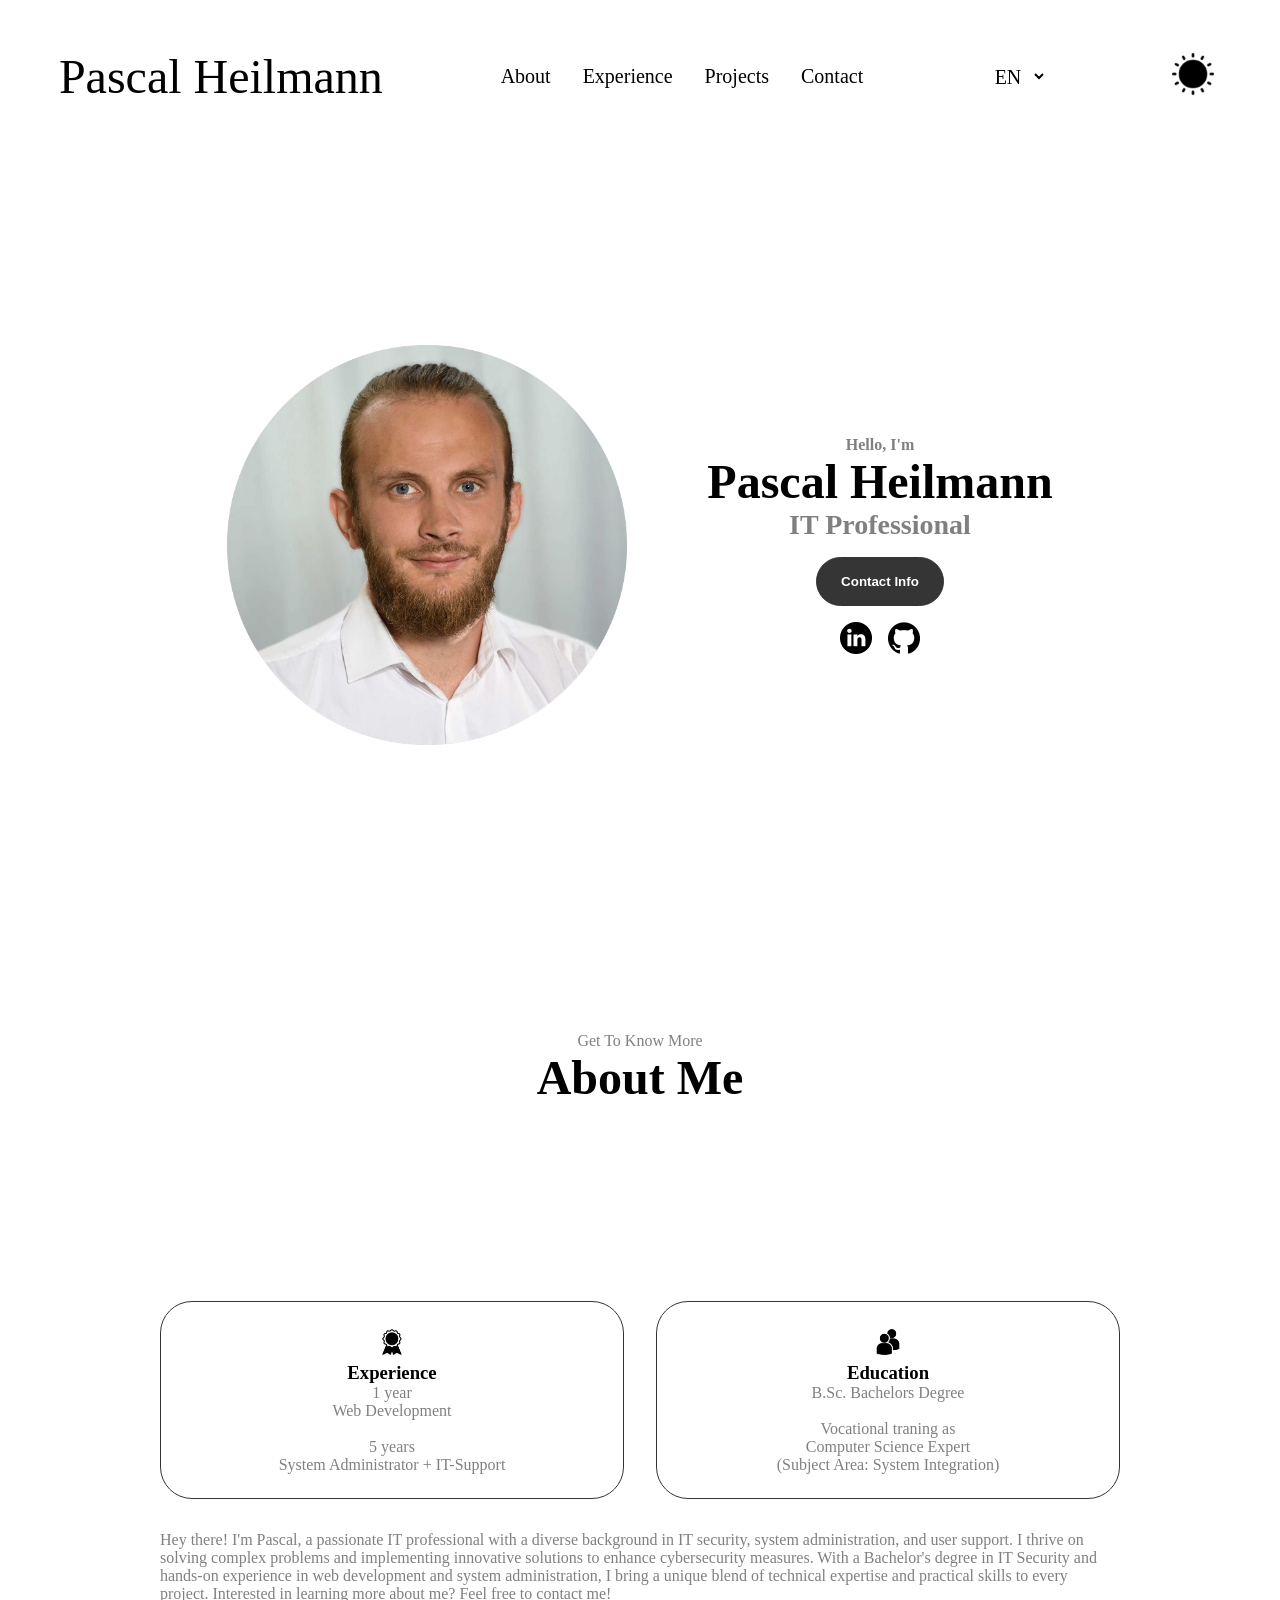
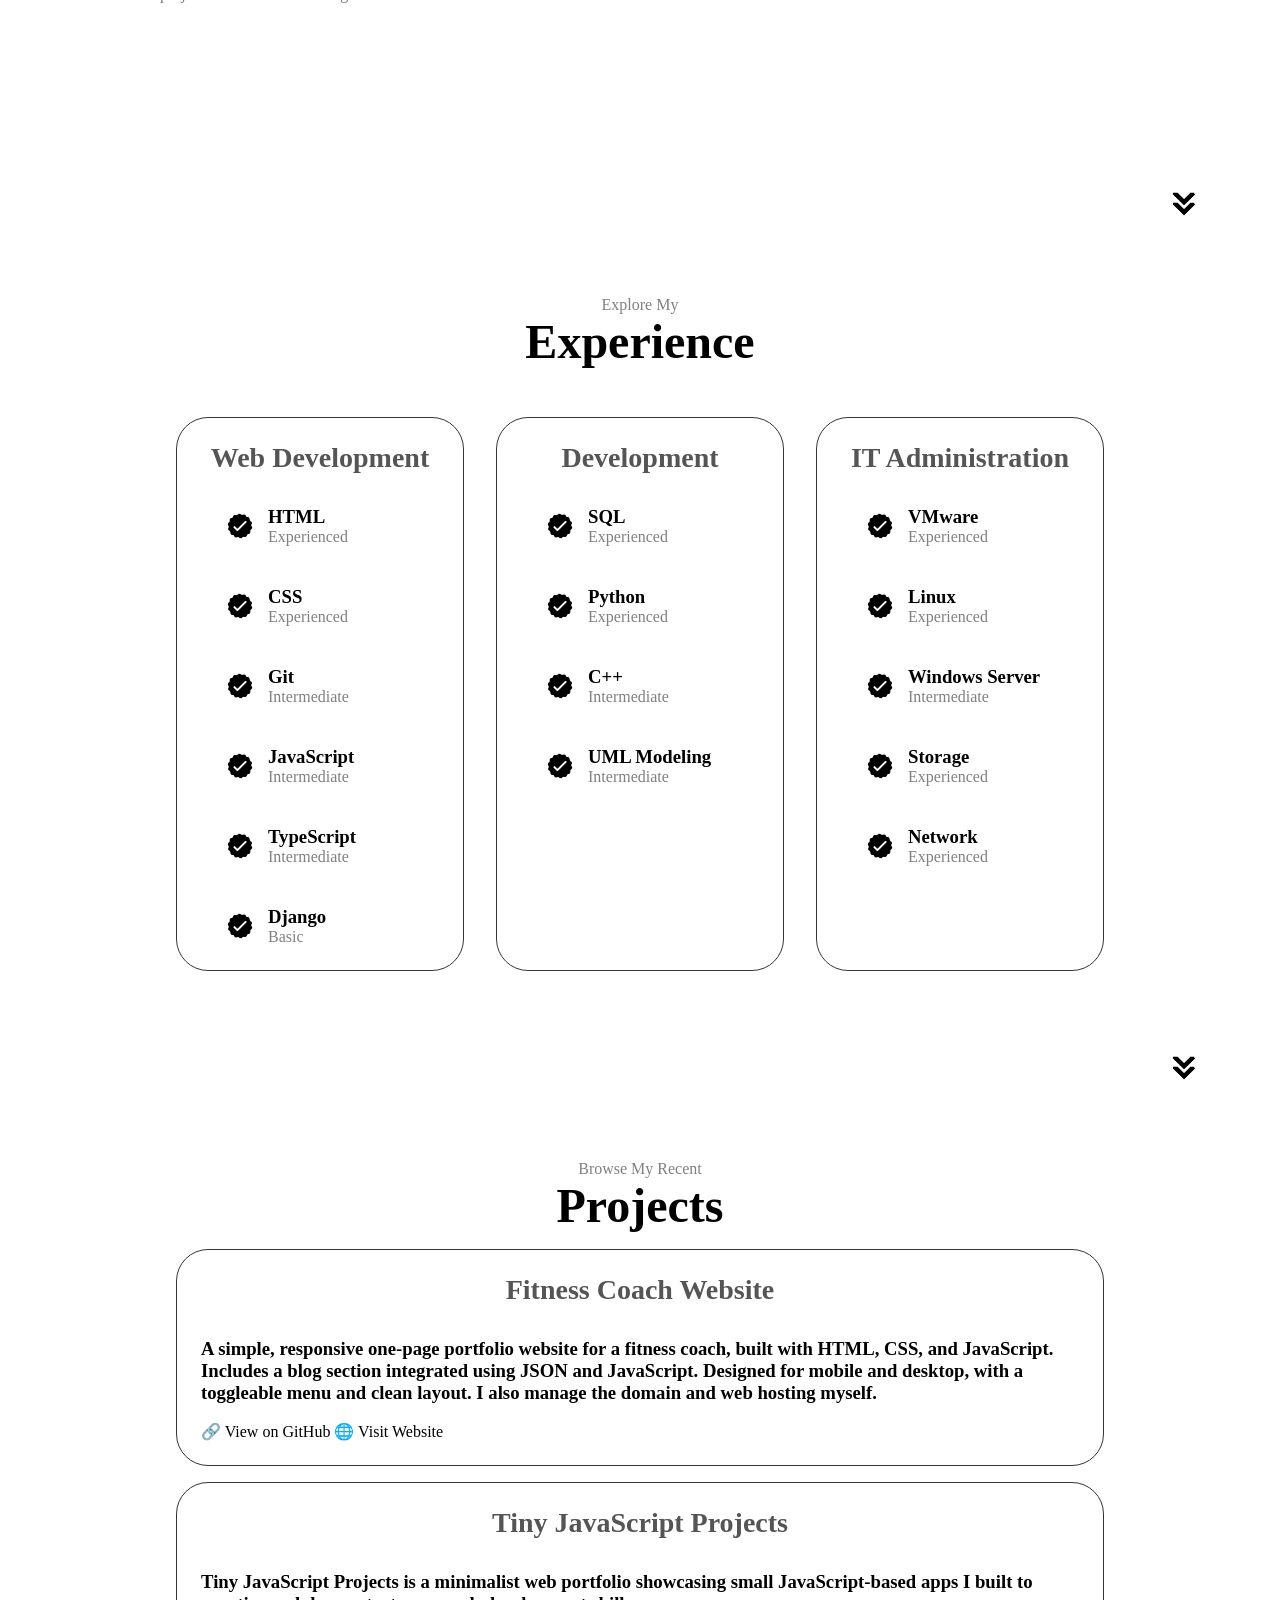
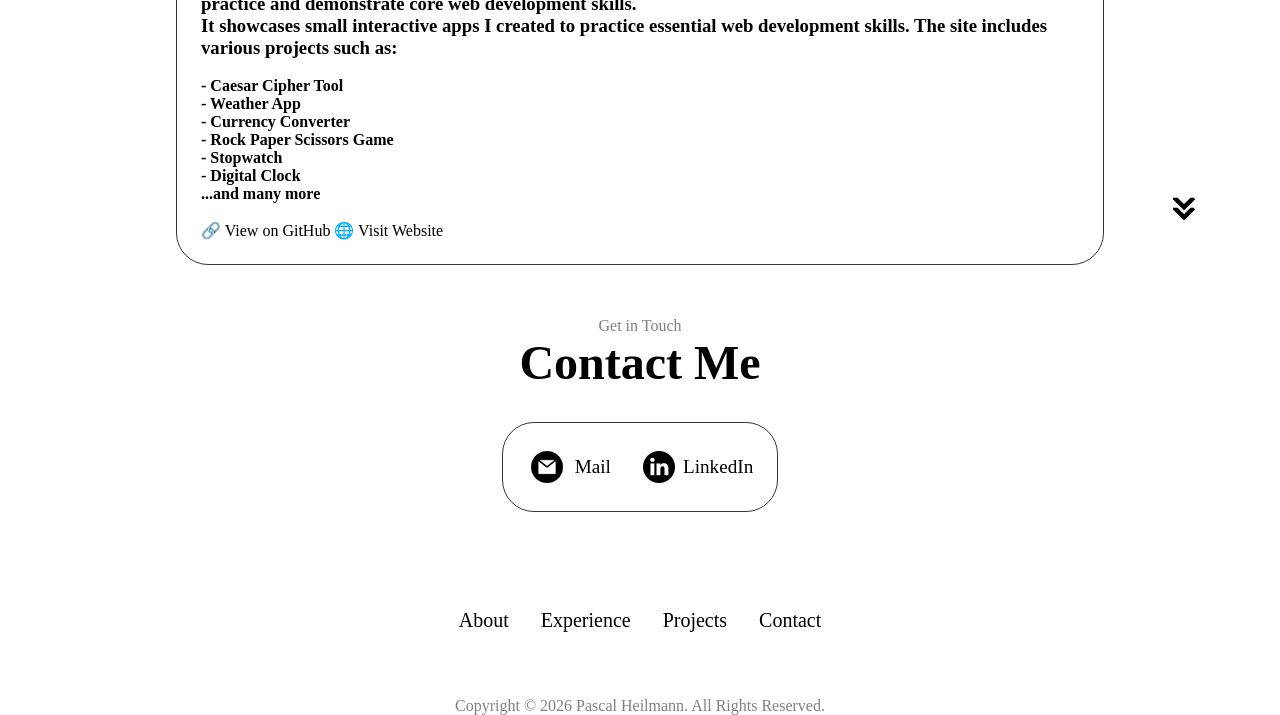
<file: index.html>
<!DOCTYPE html>
<html lang="en">
  <head>
    <meta charset="UTF-8" />
    <meta http-equiv="X-UA-Compatible" content="IE=edge" />
    <meta name="viewport" content="width=device-width, initial-scale=1.0" />
    <link rel="alternate" hreflang="de" href="https://pascalheilmann.io/de/index.html" />
    <link rel="alternate" hreflang="en" href="https://pascalheilmann.io/" />
    <link rel="alternate" hreflang="es" href="https://pascalheilmann.io/es/index.html" />
    <link rel="alternate" hreflang="x-default" href="https://pascalheilmann.io/" />
    <title>Pascal's Website</title>
    <link rel="stylesheet" href="style.css" />
    <script src="script.js" defer></script>
  </head>
  <body>
    <nav id="desktop-nav">
      <div class="logo">Pascal Heilmann</div>
      <div>
        <ul class="nav-links">
          <li><a href="#about">About</a></li>
          <li><a href="#experience">Experience</a></li>
          <li><a href="#projects">Projects</a></li>
          <li><a href="#contact">Contact</a></li>
        </ul>
      </div>
      <div>
        <select id="langSelectDesk" class="lang-dropdown">
          <option value="/de/index.html">DE</option>
          <option value="/" selected>EN</option>
          <option value="/es/index.html">ES</option>
        </select>
      </div>
      <div>
        <button id="toggleBtnDesk" class="desktop-nav-darkmode-btn">
          <img id="darkmodeIconDesk" src="assets/dark.png" alt="Dark Mode Icon">
        </button>
      </div>
    </nav>
    <nav id="hamburger-nav">
      <div class="logo">Pascal Heilmann</div>
      <div>
        <select id="langSelectHamburger" class="lang-dropdown">
          <option value="/de/index.html">DE</option>
          <option value="/" selected>EN</option>
          <option value="/es/index.html">ES</option>
        </select>
      </div>
      <div>
        <button id="toggleBtnHamburger" class="darkmodebtn-hamburger-btn">
          <img id="darkmodeIconHamburger" src="assets/dark.png" alt="Dark Mode Icon">
      </button>
      </div>
      <div class="hamburger-menu">
        <div class="hamburger-icon" onclick="toggleMenu()">
          <span></span>
          <span></span>
          <span></span>
        </div>
        <div class="menu-links">
          <li><a href="#about" onclick="toggleMenu()">About</a></li>
          <li><a href="#experience" onclick="toggleMenu()">Experience</a></li>
          <li><a href="#projects" onclick="toggleMenu()">Projects</a></li>
          <li><a href="#contact" onclick="toggleMenu()">Contact</a></li>
        </div>
      </div>
    </nav>
    <section id="profile">
      <div class="section__pic-container">
        <img src="./assets/profile-pic.png" alt="profile picture" loading="lazy"/>
      </div>
      <div class="section__text">
        <p class="section__text__p1">Hello, I'm</p>
        <h1 class="title">Pascal Heilmann</h1>
        <p class="section__text__p2">IT Professional</p>
        <div class="btn-container">
          
          <button class="btn btn-color-1" onclick="location.href='./#contact'">
            Contact Info
          </button>
        </div>
        <div id="socials-container">
          <img
            src="./assets/linkedin.png"
            alt="My LinkedIn profile"
            class="icon"
            onclick="location.href='https://de.linkedin.com/in/pascal-heilmann-1203b5171'"
            loading="lazy"
          />
          <img
            src="./assets/linkedin-darkmode.png"
            alt="My LinkedIn profile"
            class="icon-dark"
            onclick="location.href='https://de.linkedin.com/in/pascal-heilmann-1203b5171'"
            loading="lazy"
          />
          <img
            src="./assets/github.png"
            alt="My Github profile"
            class="icon"
            onclick="location.href='https://github.com/Pacalll/'"
            loading="lazy"
          />
          <img
            src="./assets/github-darkmode.png"
            alt="My Github profile"
            class="icon-dark"
            onclick="location.href='https://github.com/Pacalll/'"
            loading="lazy"
          />
        </div>
      </div>
    </section>
    <section id="about">
      <p class="section__text__p1">Get To Know More</p>
      <h1 class="title">About Me</h1>
      <div class="section-container">
        <div class="about-details-container">
          <div class="about-containers">
            <div class="details-container">
              <img
                src="./assets/experience.png"
                alt="Experience icon"
                class="icon"
                loading="lazy"
              />
              <img
                src="./assets/experience-darkmode.png"
                alt="Experience icon"
                class="icon-dark"
                loading="lazy"
              />
              <h3>Experience</h3>
              <p>1 year <br />Web Development</p>
              <br>
              <p>5 years <br> System Administrator + IT-Support</p>
            </div>
            <div class="details-container">
              <img
                src="./assets/education.png"
                alt="Education icon"
                class="icon"
                loading="lazy"
              />
              <img
                src="./assets/education-darkmode.png"
                alt="Education icon"
                class="icon-dark"
                loading="lazy"
              />
              <h3>Education</h3>
              <p>B.Sc. Bachelors Degree</p><br>
              <p>Vocational traning as <br>Computer Science Expert <br>(Subject Area: System Integration)</p>
            </div>
          </div>
          <div class="text-container">
            <p>
              Hey there! I'm Pascal, a passionate IT professional with a diverse
               background in IT security, system administration, and user support.
               I thrive on solving complex problems and implementing innovative 
               solutions to enhance cybersecurity measures. With a Bachelor's degree 
               in IT Security and hands-on experience in web development and
                system administration, I bring a unique blend of technical expertise and
                 practical skills to every project. Interested in learning more about me?
                  Feel free to contact me!
            </p>
          </div>
        </div>
      </div>
      <img
        src="./assets/arrow.png"
        alt="Arrow icon"
        class="icon arrow"
        onclick="location.href='./#experience'"
        loading="lazy"
      />
      <img
        src="./assets/arrow-darkmode.png"
        alt="Arrow icon"
        class="icon-dark arrow"
        onclick="location.href='./#experience'"
        loading="lazy"
      />
    </section>
    <section id="experience">
      <p class="section__text__p1">Explore My</p>
      <h1 class="title">Experience</h1>
      <div class="experience-details-container">
        <div class="about-containers">
          <div class="details-container">
            <h2 class="experience-sub-title">Web Development</h2>
            <div class="article-container">
              <article>
                <img
                  src="./assets/checkmark.png"
                  alt="Experience icon"
                  class="icon"
                  loading="lazy"
                />
                <img
                  src="./assets/checkmark-darkmode.png"
                  alt="Experience icon"
                  class="icon-dark"
                  loading="lazy"
                />
                <div>
                  <h3>HTML</h3>
                  <p>Experienced</p>
                </div>
              </article>
              <article>
                <img
                  src="./assets/checkmark.png"
                  alt="Experience icon"
                  class="icon"
                  loading="lazy"
                />
                <img
                  src="./assets/checkmark-darkmode.png"
                  alt="Experience icon"
                  class="icon-dark"
                  loading="lazy"
                />
                <div>
                  <h3>CSS</h3>
                  <p>Experienced</p>
                </div>
              </article>
              <article>
                <img
                  src="./assets/checkmark.png"
                  alt="Experience icon"
                  class="icon"
                  loading="lazy"
                />
                <img
                  src="./assets/checkmark-darkmode.png"
                  alt="Experience icon"
                  class="icon-dark"
                  loading="lazy"
                />
                <div>
                  <h3>Git</h3>
                  <p>Intermediate</p>
                </div>
              </article>
              <article>
                <img
                  src="./assets/checkmark.png"
                  alt="Experience icon"
                  class="icon"
                  loading="lazy"
                />
                <img
                  src="./assets/checkmark-darkmode.png"
                  alt="Experience icon"
                  class="icon-dark"
                  loading="lazy"
                />
                <div>
                  <h3>JavaScript</h3>
                  <p>Intermediate</p>
                </div>
              </article>
              <article>
                <img
                  src="./assets/checkmark.png"
                  alt="Experience icon"
                  class="icon"
                  loading="lazy"
                />
                <img
                  src="./assets/checkmark-darkmode.png"
                  alt="Experience icon"
                  class="icon-dark"
                  loading="lazy"
                />
                <div>
                  <h3>TypeScript</h3>
                  <p>Intermediate</p>
                </div>
              </article>
              <article>
                <img
                  src="./assets/checkmark.png"
                  alt="Experience icon"
                  class="icon"
                  loading="lazy"
                />
                <img
                  src="./assets/checkmark-darkmode.png"
                  alt="Experience icon"
                  class="icon-dark"
                  loading="lazy"
                />
                <div>
                  <h3>Django</h3>
                  <p>Basic</p>
                </div>
              </article>
            </div>
          </div>
          <div class="details-container">
            <h2 class="experience-sub-title">Development</h2>
            <div class="article-container">
              <article>
                <img
                  src="./assets/checkmark.png"
                  alt="Experience icon"
                  class="icon"
                  loading="lazy"
                />
                <img
                  src="./assets/checkmark-darkmode.png"
                  alt="Experience icon"
                  class="icon-dark"
                  loading="lazy"
                />
                <div>
                  <h3>SQL</h3>
                  <p>Experienced</p>
                </div>
              </article>
              <article>
                <img
                  src="./assets/checkmark.png"
                  alt="Experience icon"
                  class="icon"
                  loading="lazy"
                />
                <img
                  src="./assets/checkmark-darkmode.png"
                  alt="Experience icon"
                  class="icon-dark"
                  loading="lazy"
                />
                <div>
                  <h3>Python</h3>
                  <p>Experienced</p>
                </div>
              </article>
              <article>
                <img
                  src="./assets/checkmark.png"
                  alt="Experience icon"
                  class="icon"
                  loading="lazy"
                />
                <img
                  src="./assets/checkmark-darkmode.png"
                  alt="Experience icon"
                  class="icon-dark"
                  loading="lazy"
                />
                <div>
                  <h3>C++</h3>
                  <p>Intermediate</p>
                </div>
              </article>
              <article>
                <img
                  src="./assets/checkmark.png"
                  alt="Experience icon"
                  class="icon"
                  loading="lazy"
                />
                <img
                  src="./assets/checkmark-darkmode.png"
                  alt="Experience icon"
                  class="icon-dark"
                  loading="lazy"
                />
                <div>
                  <h3>UML Modeling</h3>
                  <p>Intermediate</p>
                </div>
              </article>
            </div>
          </div>
          <div class="details-container">
            <h2 class="experience-sub-title">IT Administration</h2>
            <div class="article-container">
              <article>
                <img
                  src="./assets/checkmark.png"
                  alt="Experience icon"
                  class="icon"
                  loading="lazy"
                />
                <img
                  src="./assets/checkmark-darkmode.png"
                  alt="Experience icon"
                  class="icon-dark"
                  loading="lazy"
                />
                <div>
                  <h3>VMware</h3>
                  <p>Experienced</p>
                </div>
              </article>
              <article>
                <img
                  src="./assets/checkmark.png"
                  alt="Experience icon"
                  class="icon"
                  loading="lazy"
                />
                <img
                  src="./assets/checkmark-darkmode.png"
                  alt="Experience icon"
                  class="icon-dark"
                  loading="lazy"
                />
                <div>
                  <h3>Linux</h3>
                  <p>Experienced</p>
                </div>
              </article>
              <article>
                <img
                  src="./assets/checkmark.png"
                  alt="Experience icon"
                  class="icon"
                  loading="lazy"
                />
                <img
                  src="./assets/checkmark-darkmode.png"
                  alt="Experience icon"
                  class="icon-dark"
                  loading="lazy"
                />
                <div>
                  <h3>Windows Server</h3>
                  <p>Intermediate</p>
                </div>
              </article>
              <article>
                <img
                  src="./assets/checkmark.png"
                  alt="Experience icon"
                  class="icon"
                  loading="lazy"
                />
                <img
                  src="./assets/checkmark-darkmode.png"
                  alt="Experience icon"
                  class="icon-dark"
                  loading="lazy"
                />
                <div>
                  <h3>Storage</h3>
                  <p>Experienced</p>
                </div>
              </article>
              <article>
                <img
                  src="./assets/checkmark.png"
                  alt="Experience icon"
                  class="icon"
                  loading="lazy"
                />
                <img
                  src="./assets/checkmark-darkmode.png"
                  alt="Experience icon"
                  class="icon-dark"
                  loading="lazy"
                />
                <div>
                  <h3>Network</h3>
                  <p>Experienced</p>
                </div>
              </article>
            </div>
          </div>
        </div>
      </div>
      <img
        src="./assets/arrow.png"
        alt="Arrow icon"
        class="icon arrow"
        onclick="location.href='./#projects'"
        loading="lazy"
      />
      <img
        src="./assets/arrow-darkmode.png"
        alt="Arrow icon"
        class="icon-dark arrow"
        onclick="location.href='./#projects'"
        loading="lazy"
      />
    </section>
    <section id="projects">
      <p class="section__text__p1">Browse My Recent</p>
      <h1 class="title">Projects</h1>
      <div class="experience-details-container">
        <div class="details-container">
          <h2 class="experience-sub-title">Fitness Coach Website</h2>
          <div class="article-container">
            <article class="experience-article">
              <div>
                <h3>A simple, responsive one-page portfolio website for a fitness coach, built with HTML, CSS, and JavaScript.</h3>
                <h3>Includes a blog section integrated using JSON and JavaScript. Designed for mobile and desktop, with a toggleable menu and clean layout. I also manage the domain and web hosting myself.</h3>
                <br>
                <a 
                  href="https://github.com/Pacalll/dani_fitness" 
                  target="_blank">
                  🔗 View on GitHub
                </a>
                <a 
                  href="https://www.staiger.fitness" 
                  target="_blank">
                  🌐 Visit Website
                </a>
              </div>
            </article>
          </div>
        </div>
      </div>
      <div class="experience-details-container">
        <div class="details-container">
          <h2 class="experience-sub-title">Tiny JavaScript Projects</h2>
          <div class="article-container">
            <article class="experience-article">
              <div>
                <h3>Tiny JavaScript Projects is a minimalist web portfolio showcasing small JavaScript-based apps I built to practice and demonstrate core web development skills.</h3>
                <h3>It showcases small interactive apps I created to practice essential web development skills. The site includes various projects such as:</h3>
                <br>
                <ul class="ul-experience">
                  <li>- Caesar Cipher Tool</li>
                  <li>- Weather App</li>
                  <li>- Currency Converter</li>
                  <li>- Rock Paper Scissors Game</li>
                  <li>- Stopwatch</li>
                  <li>- Digital Clock</li>
                  <li>...and many more</li>
                </ul>
                <br>
                <a 
                  href="https://github.com/Pacalll/tiny-js-projects" 
                  target="_blank">
                  🔗 View on GitHub
                </a>
                <a 
                  href="https://pacalll.github.io/tiny-js-projects/" 
                  target="_blank">
                  🌐 Visit Website
                </a>
              </div>
            </article>
          </div>
        </div>
      </div>
      
      <img 
          src="./assets/arrow.png"
          alt="Arrow icon" 
          class="icon arrow" 
          onclick="location.href='./#contact'"
          loading="lazy" 
        />
        <img 
          src="./assets/arrow-darkmode.png" 
          alt="Arrow icon" 
          class="icon-dark arrow" 
          onclick="location.href='./#contact'"
          loading="lazy" 
        />
    </section>
    <section id="contact">
      <p class="section__text__p1">Get in Touch</p>
      <h1 class="title">Contact Me</h1>
      <div class="contact-info-upper-container">
        <div class="contact-info-container">
          <img
            src="./assets/email.png"
            alt="Email icon"
            class="icon contact-icon email-icon"
            loading="lazy"
          />
          <img
            src="./assets/email-darkmode.png"
            alt="Email icon"
            class="icon-dark contact-icon email-icon"
            loading="lazy"
          />
          <p><a href="mailto:pascalheilmann95@gmail.com">Mail</a></p>
        </div>
        
        <div class="contact-info-container">
          <img
            src="./assets/linkedin.png"
            alt="LinkedIn icon"
            class="icon contact-icon"
            loading="lazy"
          />
          <img
            src="./assets/linkedin-darkmode.png"
            alt="LinkedIn icon"
            class="icon-dark contact-icon"
            loading="lazy"
          />
          <p><a href="https://de.linkedin.com/in/pascal-heilmann-1203b5171">LinkedIn</a></p>
        </div>
      </div>
    </section>
    <footer>
      <nav>
        <div class="nav-links-container">
          <ul class="nav-links">
            <li><a href="#about">About</a></li>
            <li><a href="#experience">Experience</a></li>
            <li><a href="#projects">Projects</a></li>
            <li><a href="#contact">Contact</a></li>
          </ul>
        </div>
      </nav>
      <p id="footer">Copyright &#169; <span id="footer_year">2029</span> Pascal Heilmann. All Rights Reserved.</p>
    </footer>
  </body>
</html>
</file>
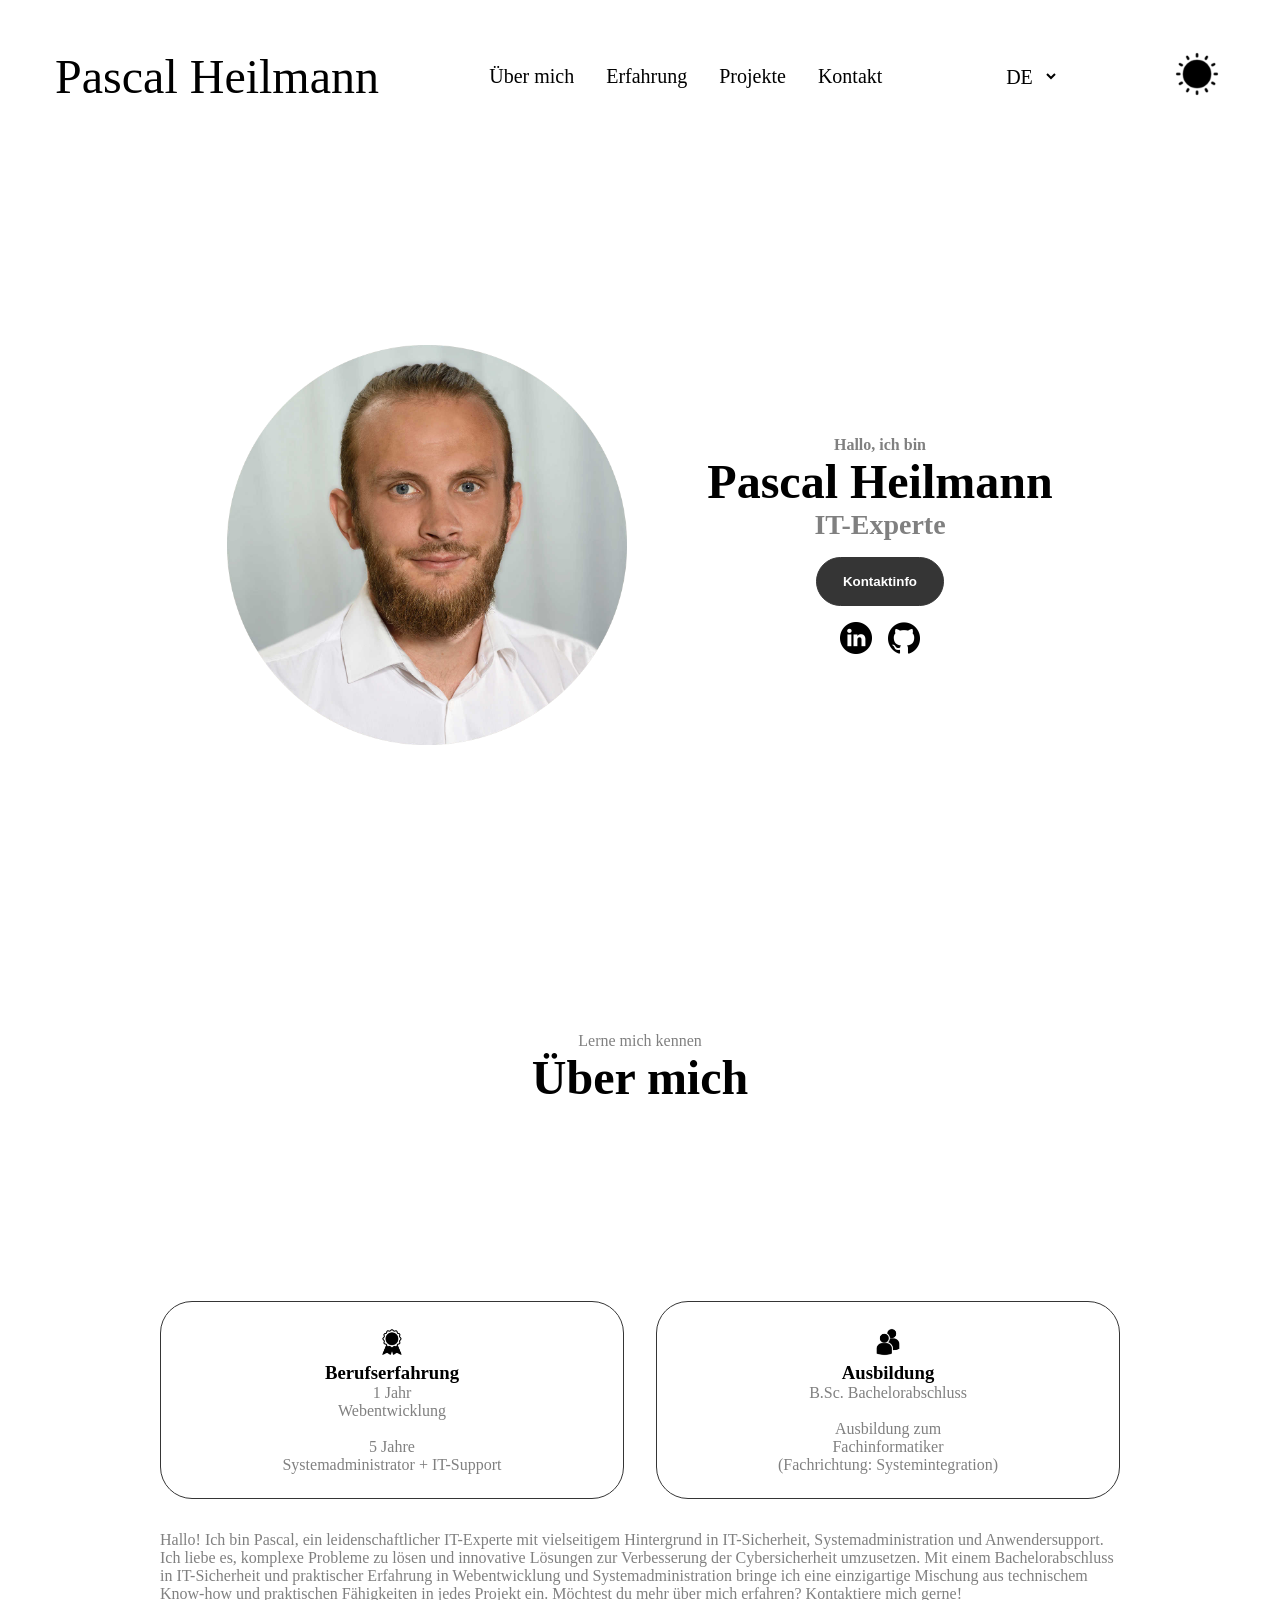
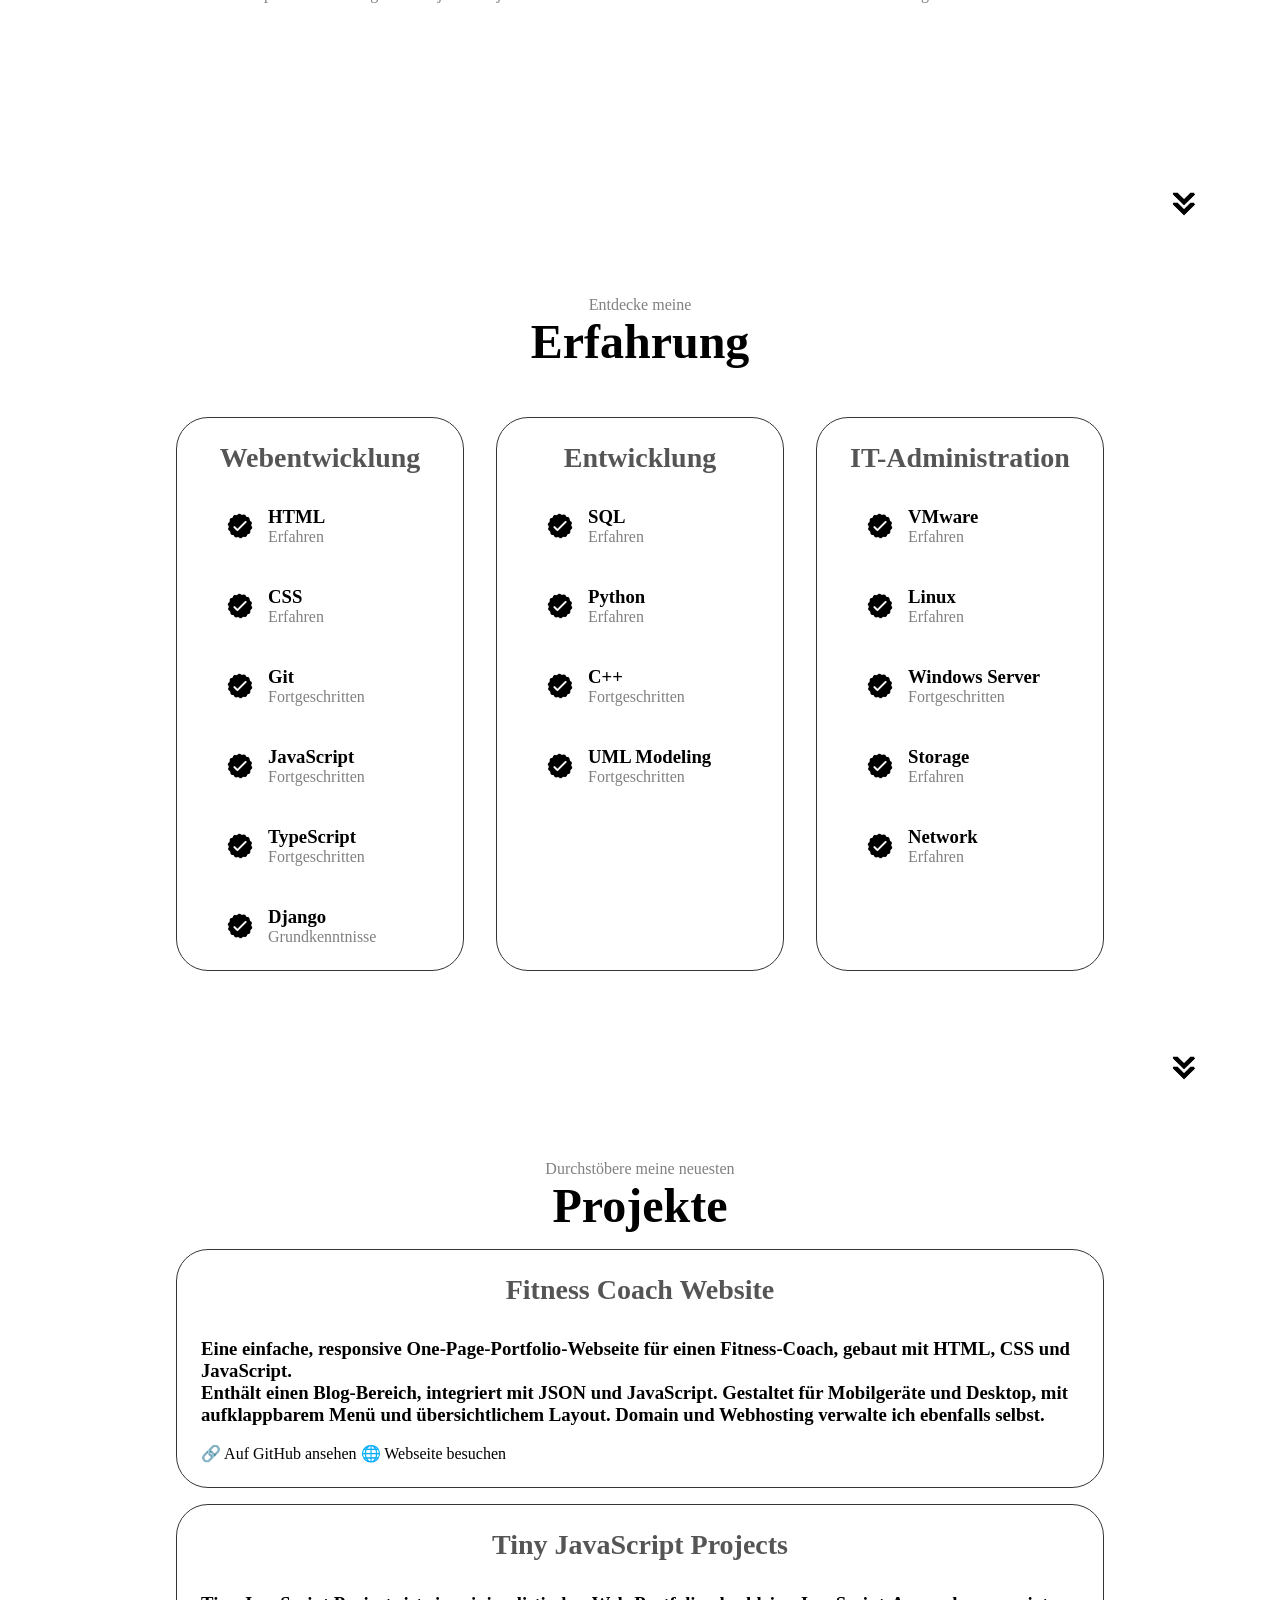
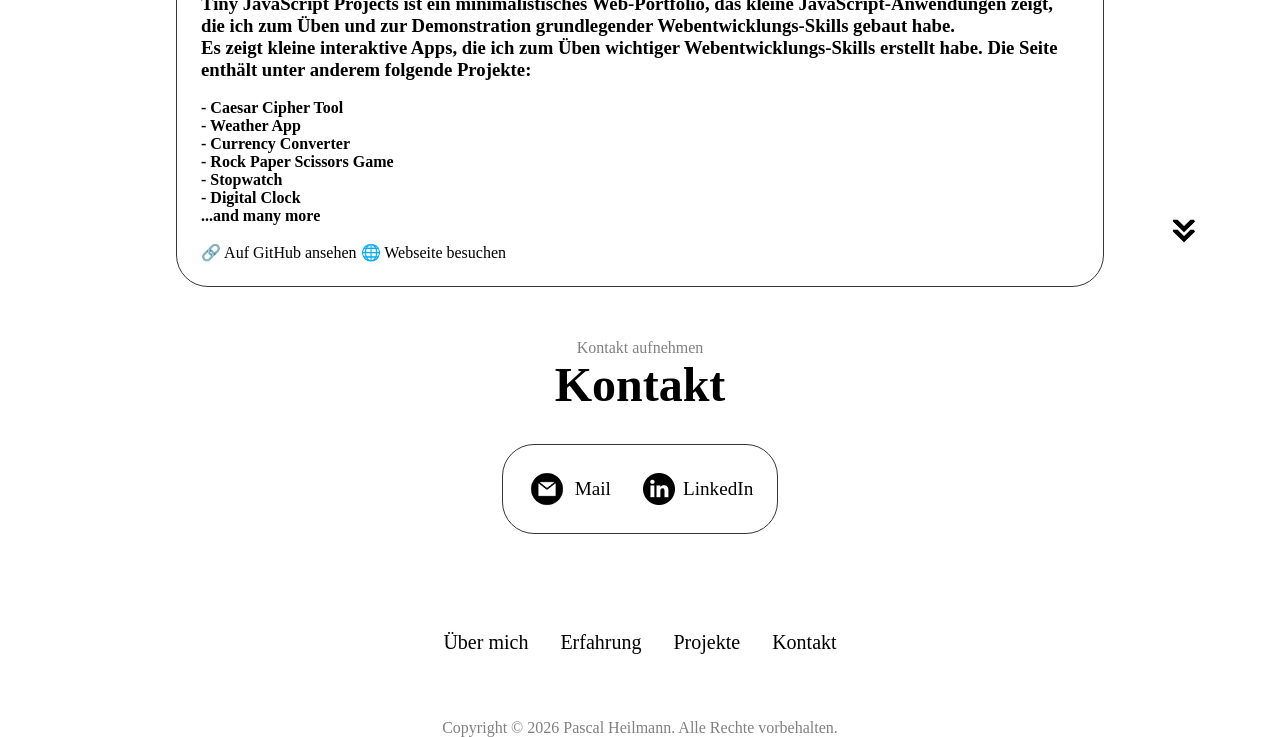
<file: de/index.html>
<!DOCTYPE html>
<html lang="de">
  <head>
    <meta charset="UTF-8" />
    <meta http-equiv="X-UA-Compatible" content="IE=edge" />
    <meta name="viewport" content="width=device-width, initial-scale=1.0" />
    <title>Pascal Heilmanns Webseite</title>
    <link rel="alternate" hreflang="de" href="https://pascalheilmann.io/de/index.html" />
    <link rel="alternate" hreflang="en" href="https://pascalheilmann.io/" />
    <link rel="alternate" hreflang="es" href="https://pascalheilmann.io/es/index.html" />
    <link rel="alternate" hreflang="x-default" href="https://pascalheilmann.io/" />
    <link rel="stylesheet" href="/style.css" />
    <script src="../script.js" defer></script>
  </head>
  <body>
    <nav id="desktop-nav">
      <div class="logo">Pascal Heilmann</div>
      <div>
        <ul class="nav-links">
          <li><a href="#about">Über mich</a></li>
          <li><a href="#experience">Erfahrung</a></li>
          <li><a href="#projects">Projekte</a></li>
          <li><a href="#contact">Kontakt</a></li>
        </ul>
      </div>
      <div>
        <select id="langSelectDesk" class="lang-dropdown">
          <option value="/de/index.html" selected>DE</option>
          <option value="/">EN</option>
          <option value="/es/index.html">ES</option>
        </select>
      </div>
      <div>
        <button id="toggleBtnDesk" class="desktop-nav-darkmode-btn">
          <img id="darkmodeIconDesk" src="/assets/dark.png" alt="Dark Mode Icon">
        </button>
      </div>
    </nav>
    <nav id="hamburger-nav">
      <div class="logo">Pascal Heilmann</div>
      <div>
        <select id="langSelectHamburger" class="lang-dropdown">
          <option value="/de/index.html" selected>DE</option>
          <option value="/">EN</option>
          <option value="/es/index.html">ES</option>
        </select>
      </div>
      <div>
        <button id="toggleBtnHamburger" class="darkmodebtn-hamburger-btn">
          <img id="darkmodeIconHamburger" src="/assets/dark.png" alt="Dark Mode Icon">
        </button>
      </div>
      <div class="hamburger-menu">
        <div class="hamburger-icon" onclick="toggleMenu()">
          <span></span>
          <span></span>
          <span></span>
        </div>
        <div class="menu-links">
          <li><a href="#about" onclick="toggleMenu()">Über mich</a></li>
          <li><a href="#experience" onclick="toggleMenu()">Erfahrung</a></li>
          <li><a href="#projects" onclick="toggleMenu()">Projekte</a></li>
          <li><a href="#contact" onclick="toggleMenu()">Kontakt</a></li>
        </div>
      </div>
    </nav>
    <section id="profile">
      <div class="section__pic-container">
        <img src="/assets/profile-pic.png" alt="profile picture" loading="lazy"/>
      </div>
      <div class="section__text">
        <p class="section__text__p1">Hallo, ich bin</p>
        <h1 class="title">Pascal Heilmann</h1>
        <p class="section__text__p2">IT-Experte</p>
        <div class="btn-container">
          
          <button class="btn btn-color-1" onclick="location.href='./#contact'">
            Kontaktinfo
          </button>
        </div>
        <div id="socials-container">
          <img
            src="/assets/linkedin.png"
            alt="My LinkedIn profile"
            class="icon"
            onclick="location.href='https://de.linkedin.com/in/pascal-heilmann-1203b5171'"
            loading="lazy"
          />
          <img
            src="/assets/linkedin-darkmode.png"
            alt="My LinkedIn profile"
            class="icon-dark"
            onclick="location.href='https://de.linkedin.com/in/pascal-heilmann-1203b5171'"
            loading="lazy"
          />
          <img
            src="/assets/github.png"
            alt="My Github profile"
            class="icon"
            onclick="location.href='https://github.com/Pacalll/'"
            loading="lazy"
          />
          <img
            src="/assets/github-darkmode.png"
            alt="My Github profile"
            class="icon-dark"
            onclick="location.href='https://github.com/Pacalll/'"
            loading="lazy"
          />
        </div>
      </div>
    </section>
    <section id="about">
      <p class="section__text__p1">Lerne mich kennen</p>
      <h1 class="title">Über mich</h1>
      <div class="section-container">
        <div class="about-details-container">
          <div class="about-containers">
            <div class="details-container">
              <img
                src="/assets/experience.png"
                alt="Experience icon"
                class="icon"
                loading="lazy"
              />
              <img
                src="/assets/experience-darkmode.png"
                alt="Experience icon"
                class="icon-dark"
                loading="lazy"
              />
              <h3>Berufserfahrung</h3>
              <p>1 Jahr <br />Webentwicklung</p>
              <br>
              <p>5 Jahre <br> Systemadministrator + IT-Support</p>
            </div>
            <div class="details-container">
              <img
                src="/assets/education.png"
                alt="Education icon"
                class="icon"
                loading="lazy"
              />
              <img
                src="/assets/education-darkmode.png"
                alt="Education icon"
                class="icon-dark"
                loading="lazy"
              />
              <h3>Ausbildung</h3>
              <p>B.Sc. Bachelorabschluss</p><br>
              <p>Ausbildung zum <br>Fachinformatiker <br>(Fachrichtung: Systemintegration)</p>
            </div>
          </div>
          <div class="text-container">
            <p>
              Hallo! Ich bin Pascal, ein leidenschaftlicher IT-Experte mit vielseitigem
               Hintergrund in IT-Sicherheit, Systemadministration und Anwendersupport.
               Ich liebe es, komplexe Probleme zu lösen und innovative
               Lösungen zur Verbesserung der Cybersicherheit umzusetzen. Mit einem Bachelorabschluss
               in IT-Sicherheit und praktischer Erfahrung in Webentwicklung und
                Systemadministration bringe ich eine einzigartige Mischung aus technischem Know-how und
                 praktischen Fähigkeiten in jedes Projekt ein. Möchtest du mehr über mich erfahren?
                  Kontaktiere mich gerne!
            </p>
          </div>
        </div>
      </div>
      <img
        src="/assets/arrow.png"
        alt="Arrow icon"
        class="icon arrow"
        onclick="location.href='./#experience'"
        loading="lazy"
      />
      <img
        src="/assets/arrow-darkmode.png"
        alt="Arrow icon"
        class="icon-dark arrow"
        onclick="location.href='./#experience'"
        loading="lazy"
      />
    </section>
    <section id="experience">
      <p class="section__text__p1">Entdecke meine</p>
      <h1 class="title">Erfahrung</h1>
      <div class="experience-details-container">
        <div class="about-containers">
          <div class="details-container">
            <h2 class="experience-sub-title">Webentwicklung</h2>
            <div class="article-container">
              <article>
                <img src="/assets/checkmark.png" alt="Experience icon" class="icon" loading="lazy" />
                <img src="/assets/checkmark-darkmode.png" alt="Experience icon" class="icon-dark" loading="lazy" />
                <div><h3>HTML</h3><p>Erfahren</p></div>
              </article>
              <article>
                <img src="/assets/checkmark.png" alt="Experience icon" class="icon" loading="lazy" />
                <img src="/assets/checkmark-darkmode.png" alt="Experience icon" class="icon-dark" loading="lazy" />
                <div><h3>CSS</h3><p>Erfahren</p></div>
              </article>
              <article>
                <img src="/assets/checkmark.png" alt="Experience icon" class="icon" loading="lazy" />
                <img src="/assets/checkmark-darkmode.png" alt="Experience icon" class="icon-dark" loading="lazy" />
                <div><h3>Git</h3><p>Fortgeschritten</p></div>
              </article>
              <article>
                <img src="/assets/checkmark.png" alt="Experience icon" class="icon" loading="lazy" />
                <img src="/assets/checkmark-darkmode.png" alt="Experience icon" class="icon-dark" loading="lazy" />
                <div><h3>JavaScript</h3><p>Fortgeschritten</p></div>
              </article>
              <article>
                <img src="/assets/checkmark.png" alt="Experience icon" class="icon" loading="lazy" />
                <img src="/assets/checkmark-darkmode.png" alt="Experience icon" class="icon-dark" loading="lazy" />
                <div><h3>TypeScript</h3><p>Fortgeschritten</p></div>
              </article>
              <article>
                <img src="/assets/checkmark.png" alt="Experience icon" class="icon" loading="lazy" />
                <img src="/assets/checkmark-darkmode.png" alt="Experience icon" class="icon-dark" loading="lazy" />
                <div><h3>Django</h3><p>Grundkenntnisse</p></div>
              </article>
            </div>
          </div>
          <div class="details-container">
            <h2 class="experience-sub-title">Entwicklung</h2>
            <div class="article-container">
              <article>
                <img src="/assets/checkmark.png" alt="Experience icon" class="icon" loading="lazy" />
                <img src="/assets/checkmark-darkmode.png" alt="Experience icon" class="icon-dark" loading="lazy" />
                <div><h3>SQL</h3><p>Erfahren</p></div>
              </article>
              <article>
                <img src="/assets/checkmark.png" alt="Experience icon" class="icon" loading="lazy" />
                <img src="/assets/checkmark-darkmode.png" alt="Experience icon" class="icon-dark" loading="lazy" />
                <div><h3>Python</h3><p>Erfahren</p></div>
              </article>
              <article>
                <img src="/assets/checkmark.png" alt="Experience icon" class="icon" loading="lazy" />
                <img src="/assets/checkmark-darkmode.png" alt="Experience icon" class="icon-dark" loading="lazy" />
                <div><h3>C++</h3><p>Fortgeschritten</p></div>
              </article>
              <article>
                <img src="/assets/checkmark.png" alt="Experience icon" class="icon" loading="lazy" />
                <img src="/assets/checkmark-darkmode.png" alt="Experience icon" class="icon-dark" loading="lazy" />
                <div><h3>UML Modeling</h3><p>Fortgeschritten</p></div>
              </article>
            </div>
          </div>
          <div class="details-container">
            <h2 class="experience-sub-title">IT-Administration</h2>
            <div class="article-container">
              <article>
                <img src="/assets/checkmark.png" alt="Experience icon" class="icon" loading="lazy" />
                <img src="/assets/checkmark-darkmode.png" alt="Experience icon" class="icon-dark" loading="lazy" />
                <div><h3>VMware</h3><p>Erfahren</p></div>
              </article>
              <article>
                <img src="/assets/checkmark.png" alt="Experience icon" class="icon" loading="lazy" />
                <img src="/assets/checkmark-darkmode.png" alt="Experience icon" class="icon-dark" loading="lazy" />
                <div><h3>Linux</h3><p>Erfahren</p></div>
              </article>
              <article>
                <img src="/assets/checkmark.png" alt="Experience icon" class="icon" loading="lazy" />
                <img src="/assets/checkmark-darkmode.png" alt="Experience icon" class="icon-dark" loading="lazy" />
                <div><h3>Windows Server</h3><p>Fortgeschritten</p></div>
              </article>
              <article>
                <img src="/assets/checkmark.png" alt="Experience icon" class="icon" loading="lazy" />
                <img src="/assets/checkmark-darkmode.png" alt="Experience icon" class="icon-dark" loading="lazy" />
                <div><h3>Storage</h3><p>Erfahren</p></div>
              </article>
              <article>
                <img src="/assets/checkmark.png" alt="Experience icon" class="icon" loading="lazy" />
                <img src="/assets/checkmark-darkmode.png" alt="Experience icon" class="icon-dark" loading="lazy" />
                <div><h3>Network</h3><p>Erfahren</p></div>
              </article>
            </div>
          </div>
        </div>
      </div>
      <img src="/assets/arrow.png" alt="Arrow icon" class="icon arrow" onclick="location.href='./#projects'" loading="lazy" />
      <img src="/assets/arrow-darkmode.png" alt="Arrow icon" class="icon-dark arrow" onclick="location.href='./#projects'" loading="lazy" />
    </section>
    <section id="projects">
      <p class="section__text__p1">Durchstöbere meine neuesten</p>
      <h1 class="title">Projekte</h1>
      <div class="experience-details-container">
        <div class="details-container">
          <h2 class="experience-sub-title">Fitness Coach Website</h2>
          <div class="article-container">
            <article class="experience-article">
              <div>
                <h3>Eine einfache, responsive One-Page-Portfolio-Webseite für einen Fitness-Coach, gebaut mit HTML, CSS und JavaScript.</h3>
                <h3>Enthält einen Blog-Bereich, integriert mit JSON und JavaScript. Gestaltet für Mobilgeräte und Desktop, mit aufklappbarem Menü und übersichtlichem Layout. Domain und Webhosting verwalte ich ebenfalls selbst.</h3>
                <br>
                <a href="https://github.com/Pacalll/dani_fitness" target="_blank">🔗 Auf GitHub ansehen</a>
                <a href="https://www.staiger.fitness" target="_blank">🌐 Webseite besuchen</a>
              </div>
            </article>
          </div>
        </div>
      </div>
      <div class="experience-details-container">
        <div class="details-container">
          <h2 class="experience-sub-title">Tiny JavaScript Projects</h2>
          <div class="article-container">
            <article class="experience-article">
              <div>
                <h3>Tiny JavaScript Projects ist ein minimalistisches Web-Portfolio, das kleine JavaScript-Anwendungen zeigt, die ich zum Üben und zur Demonstration grundlegender Webentwicklungs-Skills gebaut habe.</h3>
                <h3>Es zeigt kleine interaktive Apps, die ich zum Üben wichtiger Webentwicklungs-Skills erstellt habe. Die Seite enthält unter anderem folgende Projekte:</h3>
                <br>
                <ul class="ul-experience">
                  <li>- Caesar Cipher Tool</li>
                  <li>- Weather App</li>
                  <li>- Currency Converter</li>
                  <li>- Rock Paper Scissors Game</li>
                  <li>- Stopwatch</li>
                  <li>- Digital Clock</li>
                  <li>...and many more</li>
                </ul>
                <br>
                <a href="https://github.com/Pacalll/tiny-js-projects" target="_blank">🔗 Auf GitHub ansehen</a>
                <a href="https://pacalll.github.io/tiny-js-projects/" target="_blank">🌐 Webseite besuchen</a>
              </div>
            </article>
          </div>
        </div>
      </div>
      
      <img src="/assets/arrow.png" alt="Arrow icon" class="icon arrow" onclick="location.href='./#contact'" loading="lazy" />
      <img src="/assets/arrow-darkmode.png" alt="Arrow icon" class="icon-dark arrow" onclick="location.href='./#contact'" loading="lazy" />
    </section>
    <section id="contact">
      <p class="section__text__p1">Kontakt aufnehmen</p>
      <h1 class="title">Kontakt</h1>
      <div class="contact-info-upper-container">
        <div class="contact-info-container">
          <img src="/assets/email.png" alt="Email icon" class="icon contact-icon email-icon" loading="lazy" />
          <img src="/assets/email-darkmode.png" alt="Email icon" class="icon-dark contact-icon email-icon" loading="lazy" />
          <p><a href="mailto:pascalheilmann95@gmail.com">Mail</a></p>
        </div>
        
        <div class="contact-info-container">
          <img src="/assets/linkedin.png" alt="LinkedIn icon" class="icon contact-icon" loading="lazy" />
          <img src="/assets/linkedin-darkmode.png" alt="LinkedIn icon" class="icon-dark contact-icon" loading="lazy" />
          <p><a href="https://de.linkedin.com/in/pascal-heilmann-1203b5171">LinkedIn</a></p>
        </div>
      </div>
    </section>
    <footer>
      <nav>
        <div class="nav-links-container">
          <ul class="nav-links">
            <li><a href="#about">Über mich</a></li>
            <li><a href="#experience">Erfahrung</a></li>
            <li><a href="#projects">Projekte</a></li>
            <li><a href="#contact">Kontakt</a></li>
          </ul>
        </div>
      </nav>
      <p id="footer">Copyright &#169; <span id="footer_year">2026</span> Pascal Heilmann. Alle Rechte vorbehalten.</p>
    </footer>
  </body>
</html>
</file>
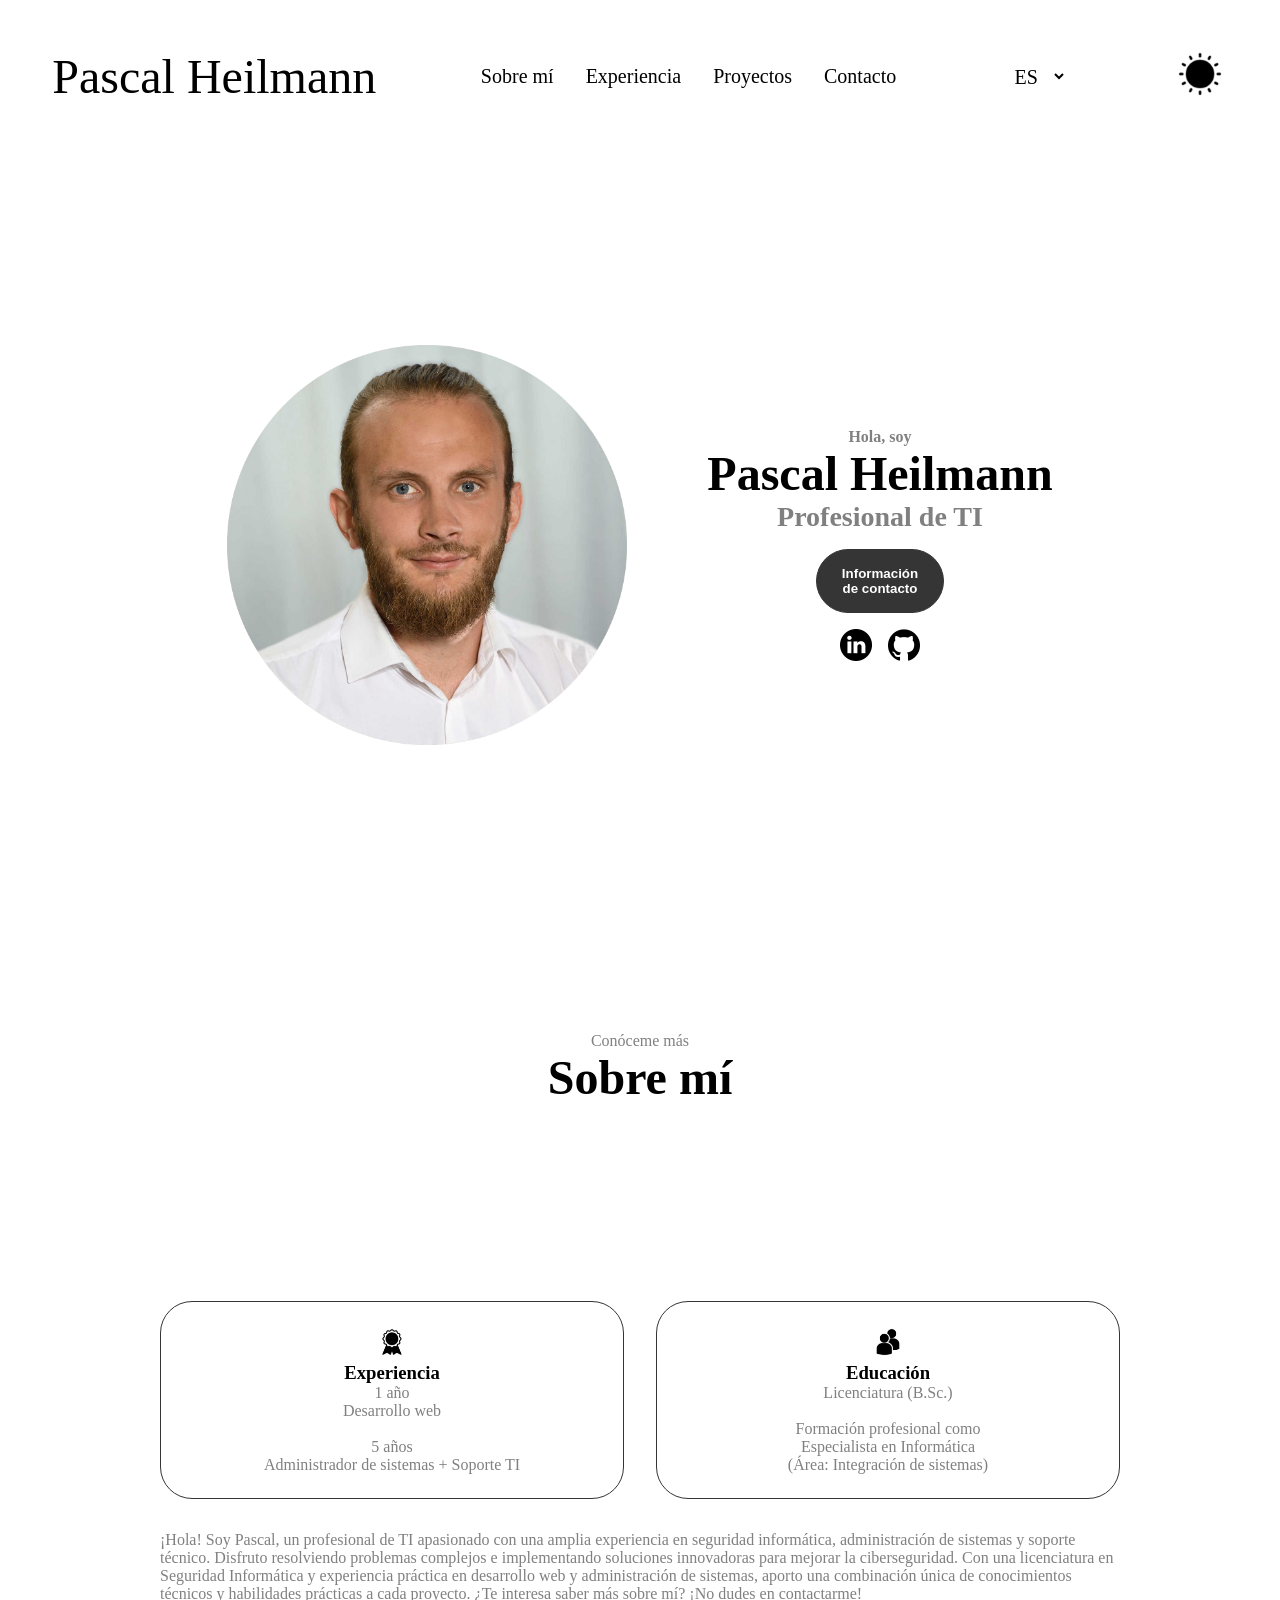
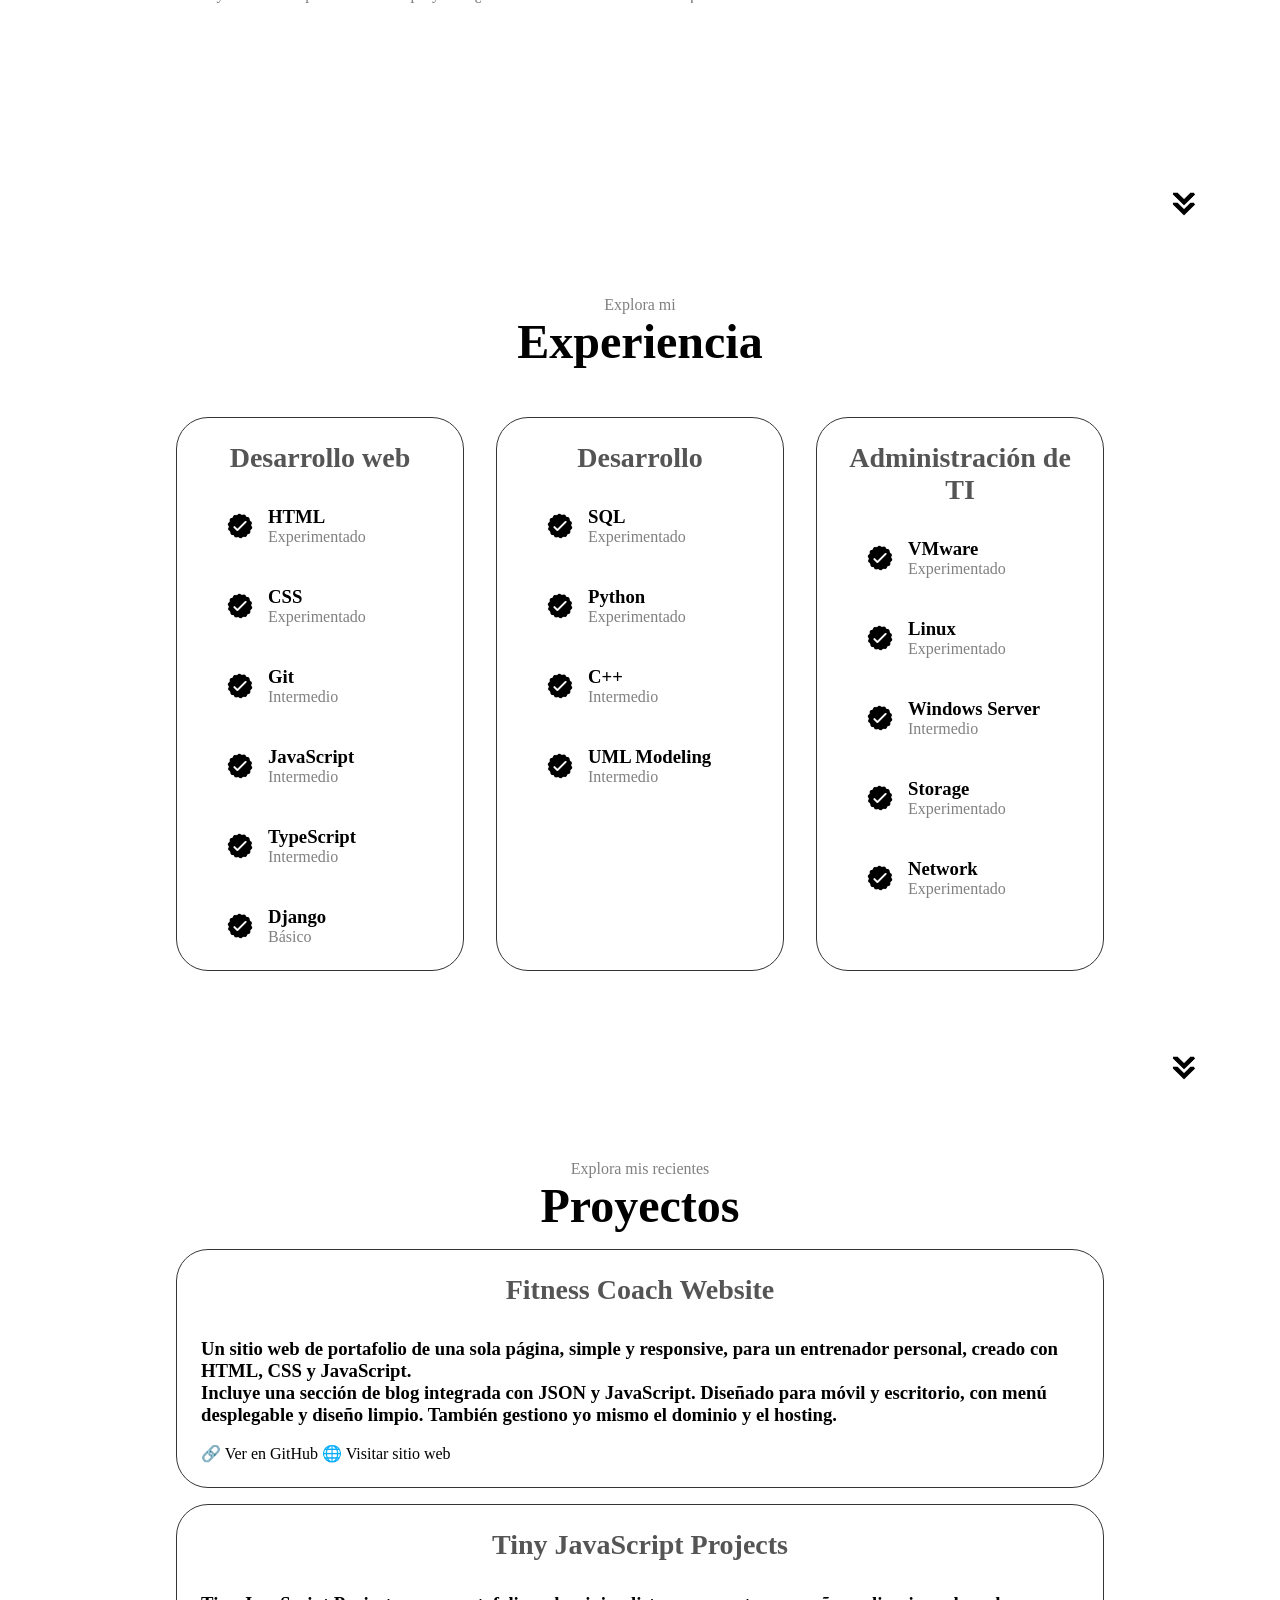
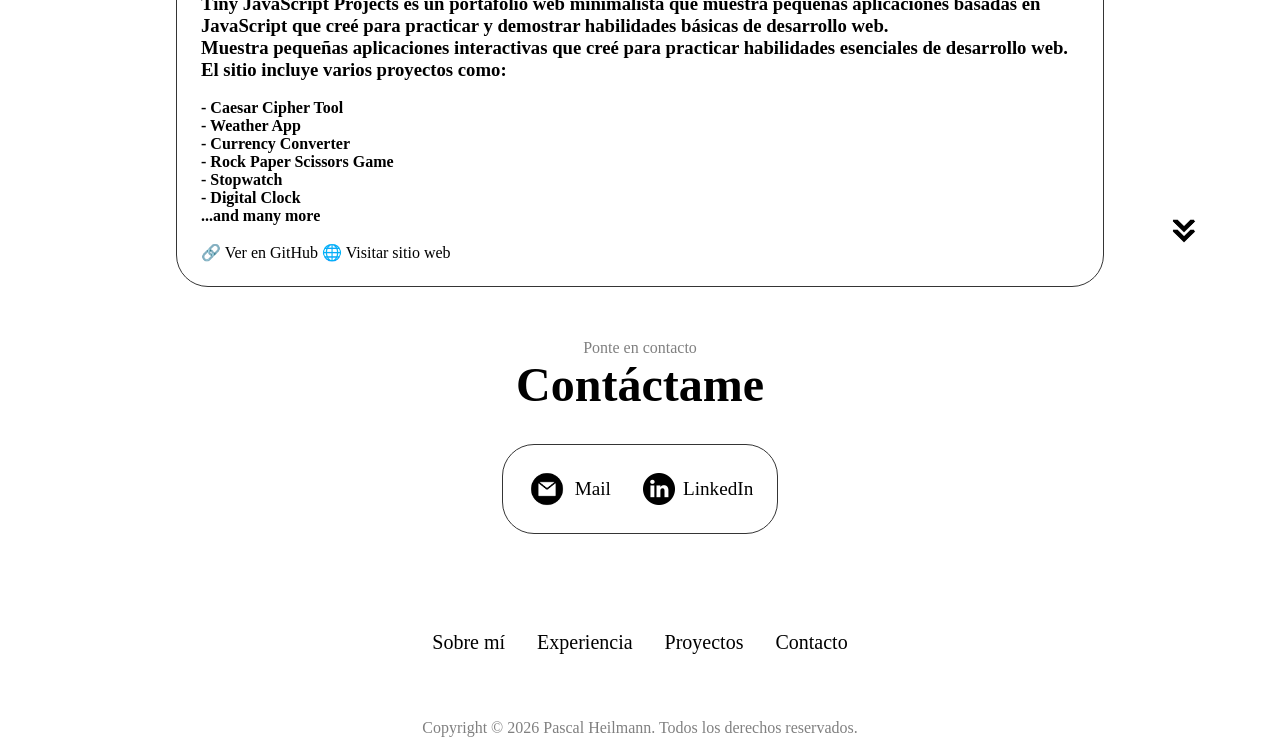
<file: es/index.html>
<!DOCTYPE html>
<html lang="es">
  <head>
    <meta charset="UTF-8" />
    <meta http-equiv="X-UA-Compatible" content="IE=edge" />
    <meta name="viewport" content="width=device-width, initial-scale=1.0" />
    <title>Sitio Web de Pascal Heilmann</title>
    <link rel="alternate" hreflang="de" href="https://pascalheilmann.io/de/index.html" />
    <link rel="alternate" hreflang="en" href="https://pascalheilmann.io/" />
    <link rel="alternate" hreflang="es" href="https://pascalheilmann.io/es/index.html" />
    <link rel="alternate" hreflang="x-default" href="https://pascalheilmann.io/" />
    <link rel="stylesheet" href="/style.css" />
    <script src="/script.js" defer></script>
  </head>
  <body>
    <nav id="desktop-nav">
      <div class="logo">Pascal Heilmann</div>
      <div>
        <ul class="nav-links">
          <li><a href="#about">Sobre mí</a></li>
          <li><a href="#experience">Experiencia</a></li>
          <li><a href="#projects">Proyectos</a></li>
          <li><a href="#contact">Contacto</a></li>
        </ul>
      </div>
      <div>
        <select id="langSelectDesk" class="lang-dropdown">
          <option value="/de/index.html">DE</option>
          <option value="/">EN</option>
          <option value="/es/index.html" selected>ES</option>
        </select>
      </div>
      <div>
        <button id="toggleBtnDesk" class="desktop-nav-darkmode-btn">
          <img id="darkmodeIconDesk" src="/assets/dark.png" alt="Dark Mode Icon">
        </button>
      </div>
    </nav>
    <nav id="hamburger-nav">
      <div class="logo">Pascal Heilmann</div>
      <div>
        <select id="langSelectHamburger" class="lang-dropdown">
          <option value="/de/index.html">DE</option>
          <option value="/">EN</option>
          <option value="/es/index.html" selected>ES</option>
        </select>
      </div>
      <div>
        <button id="toggleBtnHamburger" class="darkmodebtn-hamburger-btn">
          <img id="darkmodeIconHamburger" src="/assets/dark.png" alt="Dark Mode Icon">
      </button>
      </div>
      <div class="hamburger-menu">
        <div class="hamburger-icon" onclick="toggleMenu()">
          <span></span>
          <span></span>
          <span></span>
        </div>
        <div class="menu-links">
          <li><a href="#about" onclick="toggleMenu()">Sobre mí</a></li>
          <li><a href="#experience" onclick="toggleMenu()">Experiencia</a></li>
          <li><a href="#projects" onclick="toggleMenu()">Proyectos</a></li>
          <li><a href="#contact" onclick="toggleMenu()">Contacto</a></li>
        </div>
      </div>
    </nav>
    <section id="profile">
      <div class="section__pic-container">
        <img src="/assets/profile-pic.png" alt="profile picture" loading="lazy"/>
      </div>
      <div class="section__text">
        <p class="section__text__p1">Hola, soy</p>
        <h1 class="title">Pascal Heilmann</h1>
        <p class="section__text__p2">Profesional de TI</p>
        <div class="btn-container">
          
          <button class="btn btn-color-1" onclick="location.href='./#contact'">
            Información de contacto
          </button>
        </div>
        <div id="socials-container">
          <img
            src="/assets/linkedin.png"
            alt="My LinkedIn profile"
            class="icon"
            onclick="location.href='https://de.linkedin.com/in/pascal-heilmann-1203b5171'"
            loading="lazy"
          />
          <img
            src="/assets/linkedin-darkmode.png"
            alt="My LinkedIn profile"
            class="icon-dark"
            onclick="location.href='https://de.linkedin.com/in/pascal-heilmann-1203b5171'"
            loading="lazy"
          />
          <img
            src="/assets/github.png"
            alt="My Github profile"
            class="icon"
            onclick="location.href='https://github.com/Pacalll/'"
            loading="lazy"
          />
          <img
            src="/assets/github-darkmode.png"
            alt="My Github profile"
            class="icon-dark"
            onclick="location.href='https://github.com/Pacalll/'"
            loading="lazy"
          />
        </div>
      </div>
    </section>
    <section id="about">
      <p class="section__text__p1">Conóceme más</p>
      <h1 class="title">Sobre mí</h1>
      <div class="section-container">
        <div class="about-details-container">
          <div class="about-containers">
            <div class="details-container">
              <img
                src="/assets/experience.png"
                alt="Experience icon"
                class="icon"
                loading="lazy"
              />
              <img
                src="/assets/experience-darkmode.png"
                alt="Experience icon"
                class="icon-dark"
                loading="lazy"
              />
              <h3>Experiencia</h3>
              <p>1 año <br />Desarrollo web</p>
              <br>
              <p>5 años <br> Administrador de sistemas + Soporte TI</p>
            </div>
            <div class="details-container">
              <img
                src="/assets/education.png"
                alt="Education icon"
                class="icon"
                loading="lazy"
              />
              <img
                src="/assets/education-darkmode.png"
                alt="Education icon"
                class="icon-dark"
                loading="lazy"
              />
              <h3>Educación</h3>
              <p>Licenciatura (B.Sc.)</p><br>
              <p>Formación profesional como <br>Especialista en Informática <br>(Área: Integración de sistemas)</p>
            </div>
          </div>
          <div class="text-container">
            <p>
              ¡Hola! Soy Pascal, un profesional de TI apasionado con una amplia
               experiencia en seguridad informática, administración de sistemas y soporte técnico.
               Disfruto resolviendo problemas complejos e implementando soluciones
               innovadoras para mejorar la ciberseguridad. Con una licenciatura
               en Seguridad Informática y experiencia práctica en desarrollo web y
                administración de sistemas, aporto una combinación única de conocimientos técnicos y
                 habilidades prácticas a cada proyecto. ¿Te interesa saber más sobre mí?
                  ¡No dudes en contactarme!
            </p>
          </div>
        </div>
      </div>
      <img
        src="/assets/arrow.png"
        alt="Arrow icon"
        class="icon arrow"
        onclick="location.href='./#experience'"
        loading="lazy"
      />
      <img
        src="/assets/arrow-darkmode.png"
        alt="Arrow icon"
        class="icon-dark arrow"
        onclick="location.href='./#experience'"
        loading="lazy"
      />
    </section>
    <section id="experience">
      <p class="section__text__p1">Explora mi</p>
      <h1 class="title">Experiencia</h1>
      <div class="experience-details-container">
        <div class="about-containers">
          <div class="details-container">
            <h2 class="experience-sub-title">Desarrollo web</h2>
            <div class="article-container">
              <article>
                <img src="/assets/checkmark.png" alt="Experience icon" class="icon" loading="lazy" />
                <img src="/assets/checkmark-darkmode.png" alt="Experience icon" class="icon-dark" loading="lazy" />
                <div><h3>HTML</h3><p>Experimentado</p></div>
              </article>
              <article>
                <img src="/assets/checkmark.png" alt="Experience icon" class="icon" loading="lazy" />
                <img src="/assets/checkmark-darkmode.png" alt="Experience icon" class="icon-dark" loading="lazy" />
                <div><h3>CSS</h3><p>Experimentado</p></div>
              </article>
              <article>
                <img src="/assets/checkmark.png" alt="Experience icon" class="icon" loading="lazy" />
                <img src="/assets/checkmark-darkmode.png" alt="Experience icon" class="icon-dark" loading="lazy" />
                <div><h3>Git</h3><p>Intermedio</p></div>
              </article>
              <article>
                <img src="/assets/checkmark.png" alt="Experience icon" class="icon" loading="lazy" />
                <img src="/assets/checkmark-darkmode.png" alt="Experience icon" class="icon-dark" loading="lazy" />
                <div><h3>JavaScript</h3><p>Intermedio</p></div>
              </article>
              <article>
                <img src="/assets/checkmark.png" alt="Experience icon" class="icon" loading="lazy" />
                <img src="/assets/checkmark-darkmode.png" alt="Experience icon" class="icon-dark" loading="lazy" />
                <div><h3>TypeScript</h3><p>Intermedio</p></div>
              </article>
              <article>
                <img src="/assets/checkmark.png" alt="Experience icon" class="icon" loading="lazy" />
                <img src="/assets/checkmark-darkmode.png" alt="Experience icon" class="icon-dark" loading="lazy" />
                <div><h3>Django</h3><p>Básico</p></div>
              </article>
            </div>
          </div>
          <div class="details-container">
            <h2 class="experience-sub-title">Desarrollo</h2>
            <div class="article-container">
              <article>
                <img src="/assets/checkmark.png" alt="Experience icon" class="icon" loading="lazy" />
                <img src="/assets/checkmark-darkmode.png" alt="Experience icon" class="icon-dark" loading="lazy" />
                <div><h3>SQL</h3><p>Experimentado</p></div>
              </article>
              <article>
                <img src="/assets/checkmark.png" alt="Experience icon" class="icon" loading="lazy" />
                <img src="/assets/checkmark-darkmode.png" alt="Experience icon" class="icon-dark" loading="lazy" />
                <div><h3>Python</h3><p>Experimentado</p></div>
              </article>
              <article>
                <img src="/assets/checkmark.png" alt="Experience icon" class="icon" loading="lazy" />
                <img src="/assets/checkmark-darkmode.png" alt="Experience icon" class="icon-dark" loading="lazy" />
                <div><h3>C++</h3><p>Intermedio</p></div>
              </article>
              <article>
                <img src="/assets/checkmark.png" alt="Experience icon" class="icon" loading="lazy" />
                <img src="/assets/checkmark-darkmode.png" alt="Experience icon" class="icon-dark" loading="lazy" />
                <div><h3>UML Modeling</h3><p>Intermedio</p></div>
              </article>
            </div>
          </div>
          <div class="details-container">
            <h2 class="experience-sub-title">Administración de TI</h2>
            <div class="article-container">
              <article>
                <img src="/assets/checkmark.png" alt="Experience icon" class="icon" loading="lazy" />
                <img src="/assets/checkmark-darkmode.png" alt="Experience icon" class="icon-dark" loading="lazy" />
                <div><h3>VMware</h3><p>Experimentado</p></div>
              </article>
              <article>
                <img src="/assets/checkmark.png" alt="Experience icon" class="icon" loading="lazy" />
                <img src="/assets/checkmark-darkmode.png" alt="Experience icon" class="icon-dark" loading="lazy" />
                <div><h3>Linux</h3><p>Experimentado</p></div>
              </article>
              <article>
                <img src="/assets/checkmark.png" alt="Experience icon" class="icon" loading="lazy" />
                <img src="/assets/checkmark-darkmode.png" alt="Experience icon" class="icon-dark" loading="lazy" />
                <div><h3>Windows Server</h3><p>Intermedio</p></div>
              </article>
              <article>
                <img src="/assets/checkmark.png" alt="Experience icon" class="icon" loading="lazy" />
                <img src="/assets/checkmark-darkmode.png" alt="Experience icon" class="icon-dark" loading="lazy" />
                <div><h3>Storage</h3><p>Experimentado</p></div>
              </article>
              <article>
                <img src="/assets/checkmark.png" alt="Experience icon" class="icon" loading="lazy" />
                <img src="/assets/checkmark-darkmode.png" alt="Experience icon" class="icon-dark" loading="lazy" />
                <div><h3>Network</h3><p>Experimentado</p></div>
              </article>
            </div>
          </div>
        </div>
      </div>
      <img src="/assets/arrow.png" alt="Arrow icon" class="icon arrow" onclick="location.href='./#projects'" loading="lazy" />
      <img src="/assets/arrow-darkmode.png" alt="Arrow icon" class="icon-dark arrow" onclick="location.href='./#projects'" loading="lazy" />
    </section>
    <section id="projects">
      <p class="section__text__p1">Explora mis recientes</p>
      <h1 class="title">Proyectos</h1>
      <div class="experience-details-container">
        <div class="details-container">
          <h2 class="experience-sub-title">Fitness Coach Website</h2>
          <div class="article-container">
            <article class="experience-article">
              <div>
                <h3>Un sitio web de portafolio de una sola página, simple y responsive, para un entrenador personal, creado con HTML, CSS y JavaScript.</h3>
                <h3>Incluye una sección de blog integrada con JSON y JavaScript. Diseñado para móvil y escritorio, con menú desplegable y diseño limpio. También gestiono yo mismo el dominio y el hosting.</h3>
                <br>
                <a href="https://github.com/Pacalll/dani_fitness" target="_blank">🔗 Ver en GitHub</a>
                <a href="https://www.staiger.fitness" target="_blank">🌐 Visitar sitio web</a>
              </div>
            </article>
          </div>
        </div>
      </div>
      <div class="experience-details-container">
        <div class="details-container">
          <h2 class="experience-sub-title">Tiny JavaScript Projects</h2>
          <div class="article-container">
            <article class="experience-article">
              <div>
                <h3>Tiny JavaScript Projects es un portafolio web minimalista que muestra pequeñas aplicaciones basadas en JavaScript que creé para practicar y demostrar habilidades básicas de desarrollo web.</h3>
                <h3>Muestra pequeñas aplicaciones interactivas que creé para practicar habilidades esenciales de desarrollo web. El sitio incluye varios proyectos como:</h3>
                <br>
                <ul class="ul-experience">
                  <li>- Caesar Cipher Tool</li>
                  <li>- Weather App</li>
                  <li>- Currency Converter</li>
                  <li>- Rock Paper Scissors Game</li>
                  <li>- Stopwatch</li>
                  <li>- Digital Clock</li>
                  <li>...and many more</li>
                </ul>
                <br>
                <a href="https://github.com/Pacalll/tiny-js-projects" target="_blank">🔗 Ver en GitHub</a>
                <a href="https://pacalll.github.io/tiny-js-projects/" target="_blank">🌐 Visitar sitio web</a>
              </div>
            </article>
          </div>
        </div>
      </div>
      
      <img src="/assets/arrow.png" alt="Arrow icon" class="icon arrow" onclick="location.href='./#contact'" loading="lazy" />
      <img src="/assets/arrow-darkmode.png" alt="Arrow icon" class="icon-dark arrow" onclick="location.href='./#contact'" loading="lazy" />
    </section>
    <section id="contact">
      <p class="section__text__p1">Ponte en contacto</p>
      <h1 class="title">Contáctame</h1>
      <div class="contact-info-upper-container">
        <div class="contact-info-container">
          <img src="/assets/email.png" alt="Email icon" class="icon contact-icon email-icon" loading="lazy" />
          <img src="/assets/email-darkmode.png" alt="Email icon" class="icon-dark contact-icon email-icon" loading="lazy" />
          <p><a href="mailto:pascalheilmann95@gmail.com">Mail</a></p>
        </div>
        
        <div class="contact-info-container">
          <img src="/assets/linkedin.png" alt="LinkedIn icon" class="icon contact-icon" loading="lazy" />
          <img src="/assets/linkedin-darkmode.png" alt="LinkedIn icon" class="icon-dark contact-icon" loading="lazy" />
          <p><a href="https://de.linkedin.com/in/pascal-heilmann-1203b5171">LinkedIn</a></p>
        </div>
      </div>
    </section>
    <footer>
      <nav>
        <div class="nav-links-container">
          <ul class="nav-links">
            <li><a href="#about">Sobre mí</a></li>
            <li><a href="#experience">Experiencia</a></li>
            <li><a href="#projects">Proyectos</a></li>
            <li><a href="#contact">Contacto</a></li>
          </ul>
        </div>
      </nav>
      <p id="footer">Copyright &#169; <span id="footer_year">2026</span> Pascal Heilmann. Todos los derechos reservados.</p>
    </footer>
  </body>
</html>
</file>
<file: style.css>
/* GENERAL */

* {
  margin: 0;
  padding: 0;
  box-sizing: border-box;
}

:root {
  --main-bg-color: white;
  --main-font-color: black;
  --font-color-p: grey;
  --textdecoration-color-font: white;
  --textdecoration-color: grey ;
  --main-hover-color: grey;
  --hamburgermenu-icon-span-bg-color: black;
  --button-bg-color: rgb(53, 53, 53);
  --button-bg-hover-color: black;
  --button-font-color: white;
  --details-border-color: rgb(53, 53, 53);
  --experience-subtitle-font-color: rgb(85, 85, 85);
  --project-btn-font-color: black;
  --project-btn-border-color:  rgb(163, 163, 163);
  --contact-container-border-color: rgb(53, 53, 53);
}

body.dark-mode{
  --main-bg-color: #121212;
  --main-font-color: #aca1a1;
  --font-color-p: #cccccc;
  --textdecoration-color-font: #121212;
  --textdecoration-color: #999999;
  --main-hover-color: #333333;
  --hamburgermenu-icon-span-bg-color: #999999;;
  --button-bg-color: #333333;
  --button-bg-hover-color: #555555;
  --button-font-color: white;
  --details-border-color: #555555;
  --experience-subtitle-font-color: #aaaaaa;
  --project-btn-font-color: white;
  --project-btn-border-color: #888888;
  --contact-container-border-color: #555555;

  .icon{
    display: none;
  }
  .icon-dark{
    display: inline;
  }
  .arrow {
    display: none;
  }
  
}
body {
  background-color: var(--main-bg-color);
  color: var(--main-font-color);
  font-family: 'Times New Roman', sans-serif, monospace;
}

html {
  scroll-behavior: smooth;
}

p {
  color: var(--font-color-p);
}

/* TRANSITION */

a,
.btn {
  transition: all 300ms ease;
}

/* DESKTOP NAV */

nav,
.nav-links {
  display: flex;
}

nav {
  justify-content: space-around;
  align-items: center;
  height: 17vh;
}

.nav-links, .desktop-nav-darkmode-btn {
  color: var(--main-font-color);
  background-color: var(--main-bg-color);
  cursor: pointer;
  gap: 2rem;
  list-style: none;
  font-size: 1.25rem;
}

.desktop-nav-darkmode-btn, .darkmodebtn-hamburger-btn{
  background: none;
  border: none;
  padding: 0.25rem;
  cursor: pointer;
}

.desktop-nav-darkmode-btn img, .darkmodebtn-hamburger-btn img{
  width: 48px;
  height: 48px;
}

a {
  color: var(--main-font-color);
  text-decoration: none;
}

a:hover, .desktop-nav-darkmode-btn:hover {
  color: var(--main-hover-color);
  text-decoration: underline;
  text-underline-offset: 0.5rem;
  text-decoration-color: var(--textdecoration-color);
}

.ul-experience{
  list-style-type: none;
  font-size: inherit;
  font-weight: 600;
}

.logo {
  font-size: 3rem;
}

.logo:hover {
  cursor: default;
}

/* HAMBURGER MENU */

.darkmodebtn-hamburger-btn{
  font-size: 1.5rem;
  color: var(--main-font-color);
  background-color: var(--main-bg-color);
  cursor: pointer;
  border: none;
  padding: 0.5rem;
  transition: all 0.3s ease;
  display: flex;
  align-items: center;
  justify-content: center;
}

.menu-links li a:hover{
  text-decoration: underline;
  color: var(--button-font-color);
}

#hamburger-nav {
  display: none;
}

.hamburger-menu {
  position: relative;
  display: inline-block;
}

.hamburger-icon {
  display: flex;
  flex-direction: column;
  justify-content: space-between;
  height: 24px;
  width: 30px;
  cursor: pointer;
}

.hamburger-icon span {
  width: 100%;
  height: 2px;
  background-color: var(--hamburgermenu-icon-span-bg-color);
  transition: all 0.3s ease-in-out;
}

.menu-links {
  position: absolute;
  top: 100%;
  right: 0;
  background-color: var(--main-bg-color);
  width: fit-content;
  max-height: 0;
  overflow: hidden;
  transition: all 0.3s ease-in-out;
}

.menu-links li a {
  display: block;
  padding: 10px;
  text-align: center;
  font-size: 1.5rem;
  color: var(--main-font-color);
  text-decoration: none;
  transition: all 0.3s ease-in-out;
}

.menu-links li {
  list-style: none;
}
.lang-dropdown {
  padding: 0.3rem 0.6rem;
  font: inherit;
  font-size: 1.25rem;
  color: var(--main-font-color);
  background: var(--main-bg-color);
  border: none;
  cursor: pointer;
} 
.menu-links.open {
  max-height: 300px;
}

.hamburger-icon.open span:first-child {
  transform: rotate(45deg) translate(10px, 5px);
}

.hamburger-icon.open span:nth-child(2) {
  opacity: 0;
}

.hamburger-icon.open span:last-child {
  transform: rotate(-45deg) translate(10px, -5px);
}

.hamburger-icon span:first-child {
  transform: none;
  opacity: 1;
}

/* SECTIONS */

section {
  padding-top: 4vh;
  height: 96vh;
  margin: 0 10rem;
  min-height: fit-content;
}

.section-container {
  display: flex;
}

/* PROFILE SECTION */

#profile {
  display: flex;
  justify-content: center;
  gap: 5rem;
  height: 80vh;
}

.section__pic-container {
  display: flex;
  height: 400px;
  width: 400px;
  margin: auto 0;
}

.section__text {
  align-self: center;
  text-align: center;
}

.section__text p {
  font-weight: 600;
}

.section__text__p1 {
  text-align: center;
}

.section__text__p2 {
  font-size: 1.75rem;
  margin-bottom: 1rem;
}

.title {
  font-size: 3rem;
  text-align: center;
}

#socials-container {
  display: flex;
  justify-content: center;
  margin-top: 1rem;
  gap: 1rem;
}

/* ICONS */

.icon {
  cursor: pointer;
  height: 2rem;
}

.icon-dark {
  display: none;
  height: 2rem;
  cursor: pointer;
}

/* BUTTONS */

.btn-container {
  display: flex;
  justify-content: center;
  gap: 1rem;
}

.btn {
  font-weight: 600;
  padding: 1rem;
  width: 8rem;
  border-radius: 2rem;
}

.btn-color-1,
.btn-color-2 {
  border: var(--button-bg-color) 0.1rem solid;
  background: var(--button-bg-color);
  color: var(--button-font-color);
}

.btn-color-1:hover,
.btn-color-2:hover {
  cursor: pointer;
  background-color: var(--button-bg-hover-color);
}



/* ABOUT SECTION */

#about {
  position: relative;
}

.about-containers {
  gap: 2rem;
  margin-bottom: 2rem;
  margin-top: 2rem;
}

.about-details-container {
  justify-content: center;
  flex-direction: column;
}

.about-containers,
.about-details-container {
  display: flex;
}

.about-pic {
  border-radius: 2rem;
}

.arrow {
  position: absolute;
  right: -5rem;
  bottom: 2.5rem;
}

.details-container {
  padding: 1.5rem;
  flex: 1;
  background: var(--main-bg-color);
  border-radius: 2rem;
  border: var(--details-border-color) 0.1rem solid;
  text-align: center;
}

.section-container {
  gap: 4rem;
  height: 80%;
}

/* EXPERIENCE SECTION */

#experience {
  position: relative;
}

.experience-sub-title {
  color: var(--experience-subtitle-font-color);
  font-weight: 600;
  font-size: 1.75rem;
  margin-bottom: 2rem;
}

.experience-details-container {
  display: flex;
  margin: 1rem;
  justify-content: center;
  flex-direction: column;
}

.article-container {
  display: flex;
  text-align: initial;
  flex-wrap: wrap;
  flex-direction: row;
  gap: 2.5rem;
  justify-content: space-around;
}

.experience-article{
  width: 100%;
}

article {
  display: flex;
  width: 12rem;
  align-items: center;
  gap: 0.75rem;
}

article .icon {
  cursor: default;
}

/* PROJECTS SECTION */

#projects {
  position: relative;
}


.project-img {
  border-radius: 2rem;
  width: 90%;
  height: 90%;
}

.project-title {
  margin: 1rem;
  color: black;
}

.project-btn {
  color: var(--project-btn-font-color);
  border-color: var(--project-btn-border-color);
}

/* CONTACT */

#contact {
  display: flex;
  justify-content: center;
  flex-direction: column;
  height: 70vh;
}

.contact-info-upper-container {
  display: flex;
  justify-content: center;
  border-radius: 2rem;
  border: var(--contact-container-border-color) 0.1rem solid;
  background: var(--main-bg-color);
  margin: 2rem auto;
  padding: 0.5rem;
}

.contact-info-container {
  display: flex;
  align-items: center;
  justify-content: center;
  gap: 0.5rem;
  margin: 1rem;
}

.contact-info-container p {
  font-size: larger;
}

.contact-icon {
  cursor: default;
}

.email-icon {
  height: 2.5rem;
}

/* FOOTER SECTION */

footer {
  margin: 0 1rem;
}

footer p {
  text-align: center;
}


@media screen and (max-width: 1400px) {
  #profile {
    height: 83vh;
    margin-bottom: 6rem;
  }
  .about-containers {
    flex-wrap: wrap;
  }
  #contact,
  #projects {
    height: fit-content;
  }
}

@media screen and (max-width: 1200px) {
  #desktop-nav {
    display: none;
  }
  #hamburger-nav {
    display: flex;
  }
  #profile,
  .section-container {
    display: block;
  }
  .arrow {
    display: none;
  }
  section,
  .section-container {
    height: fit-content;
  }
  section {
    margin: 0 5%;
  }
  .section__pic-container {
    width: 275px;
    height: 275px;
    margin: 0 auto 2rem;
  }
  .about-containers {
    margin-top: 0;
  }
}

@media screen and (max-width: 600px) {
   #profile {
    height: 83vh;
    margin-bottom: 0;
  }
  article {
    font-size: 1rem;
  }
  footer nav {
    height: fit-content;
    margin-bottom: 5rem;
  }
  .about-containers,
  .contact-info-upper-container,
  .btn-container {
    flex-wrap: wrap;
  }
  .darkmodebtn-hamburger{
    font-size: 1rem;
  }
  .contact-info-container {
    margin: 0;
  }
  .contact-info-container p,
  .nav-links li a, .nav-links li button {
    font-size: 1rem;
  }
  .experience-sub-title {
    font-size: 1.25rem;
  }
  .logo {
    font-size: 1.5rem;
  }
  .nav-links {
    flex-direction: column;
    gap: 0.5rem;
    text-align: center;
  }
  .section__pic-container {
    width: auto;
    height: 46vw;
    justify-content: center;
  }
  .section__text__p2 {
    font-size: 1.25rem;
  }
  .title {
    font-size: 2rem;.icon{
      display: none;
    }
    .icon-dark{
      display: inline;
    }
  }
  .text-container {
    text-align: justify;
  }
}
/* @media (prefers-color-scheme: dark) {
  :root {
    --main-bg-color: #121212;
    --main-font-color: #aca1a1;
    --font-color-p: #cccccc;
    --textdecoration-color-font: #121212;
    --textdecoration-color: #999999;
    --main-hover-color: #333333;
    --hamburgermenu-icon-span-bg-color: #999999;;
    --button-bg-color: #333333;
    --button-bg-hover-color: #555555;
    --button-font-color: white;
    --details-border-color: #555555;
    --experience-subtitle-font-color: #aaaaaa;
    --project-btn-font-color: white;
    --project-btn-border-color: #888888;
    --contact-container-border-color: #555555;
  }

  .icon{
    display: none;
  }
  .icon-dark{
    display: inline;
  }

} */
/* 
@media screen and (max-width: 1200px) and (prefers-color-scheme: dark) {
  .arrow {
    display: none;
  }
} */
</file>
